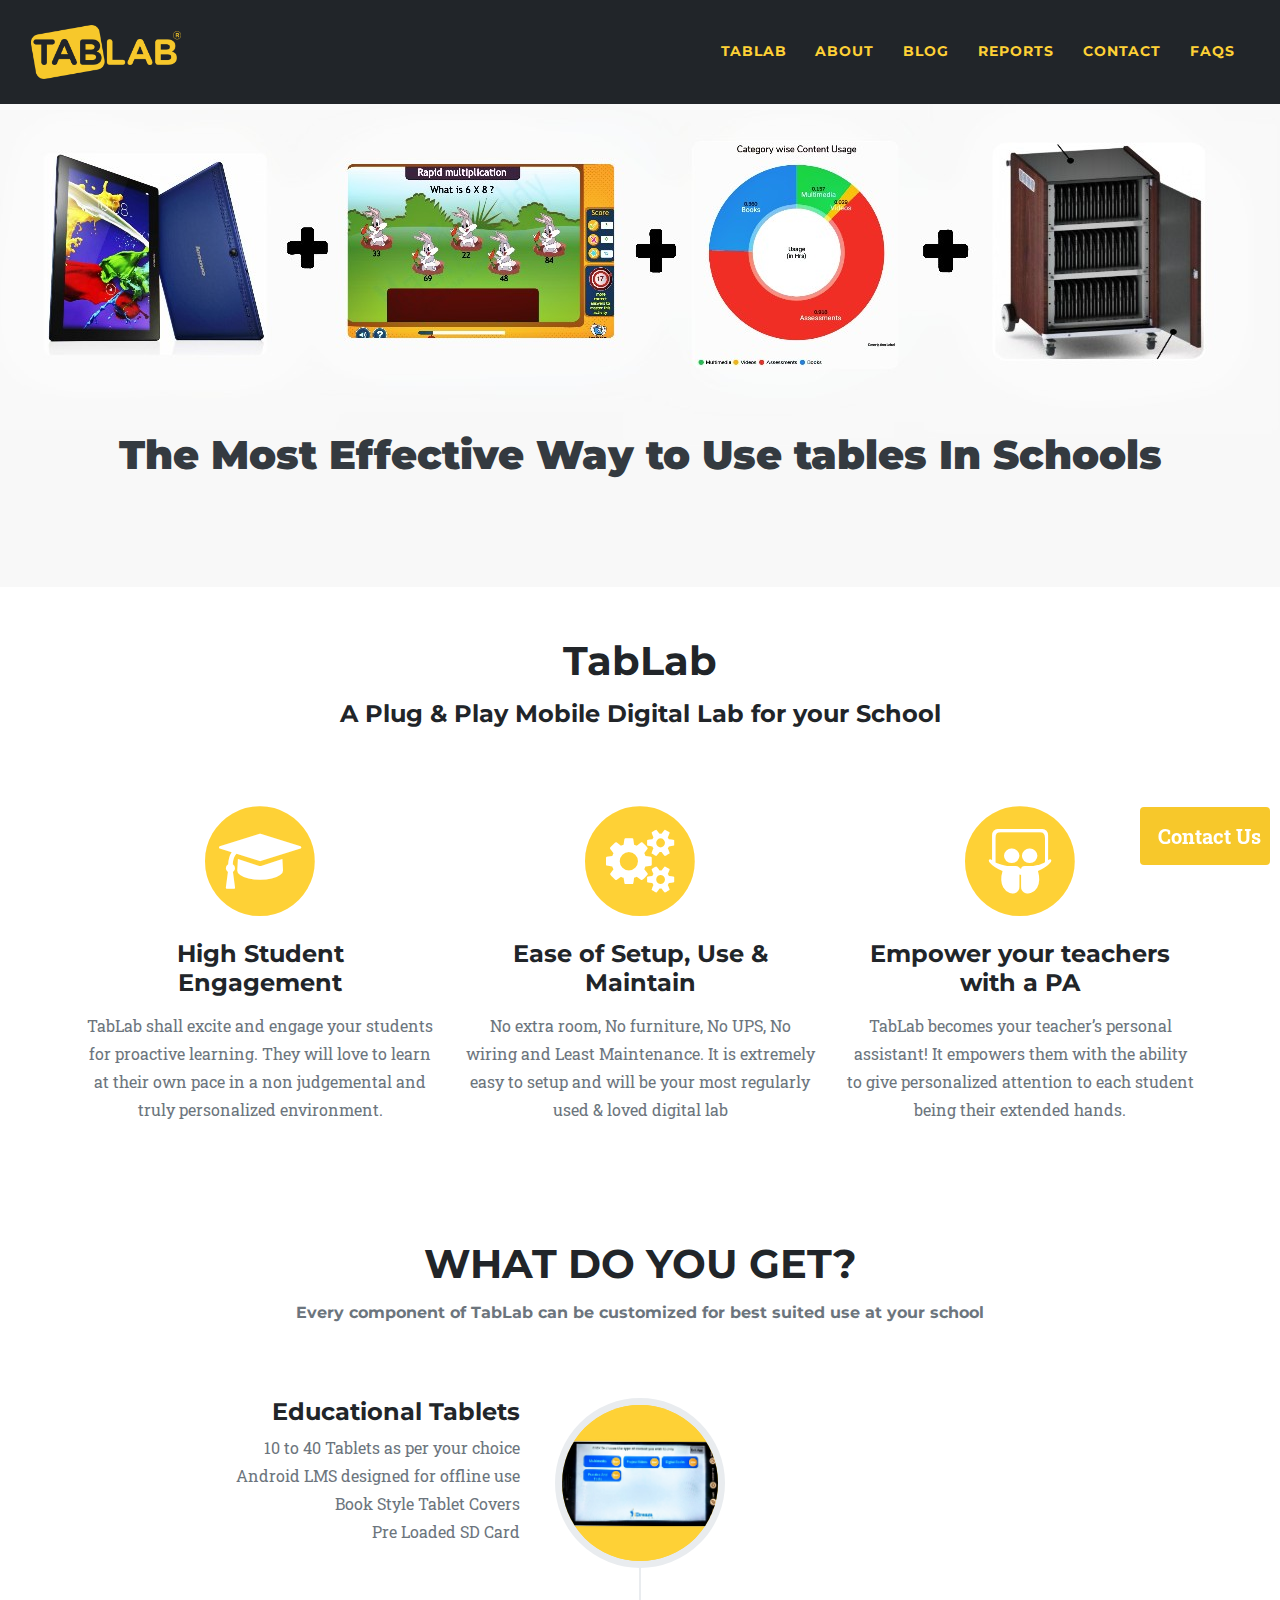
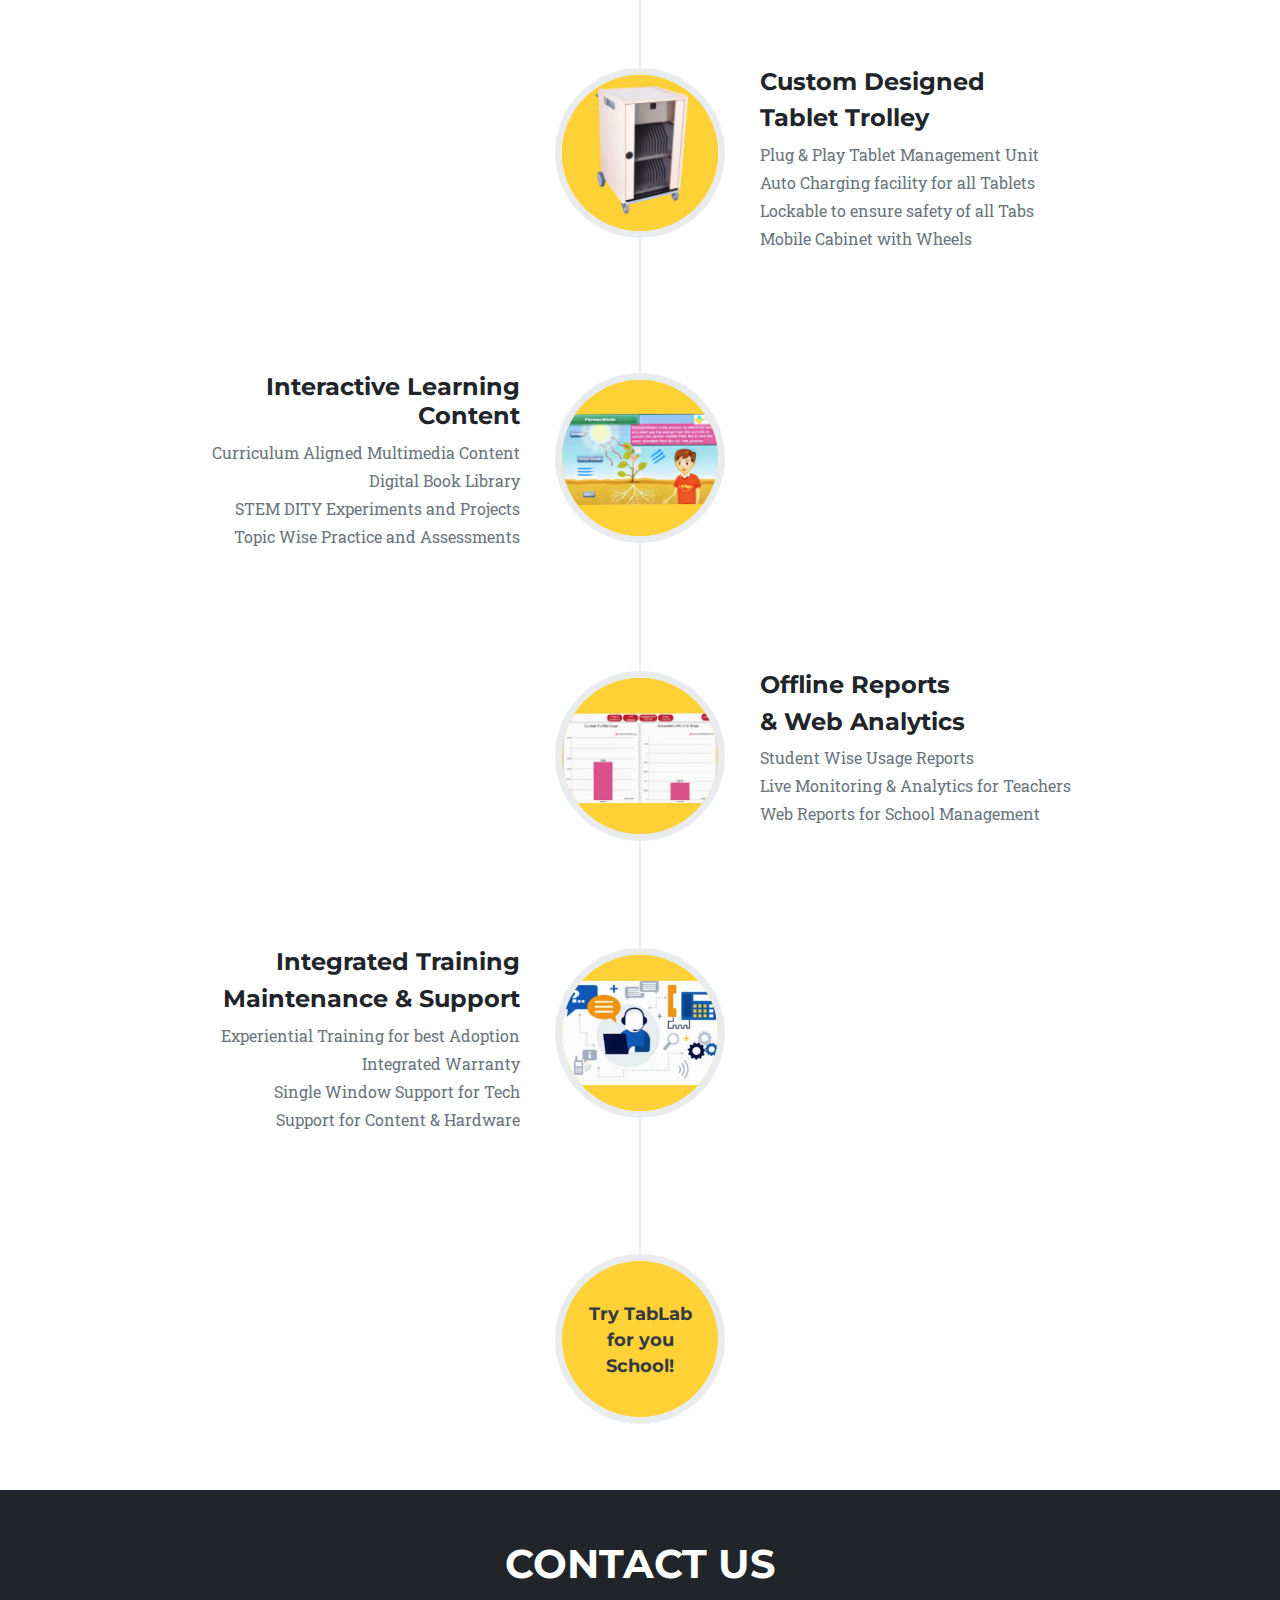
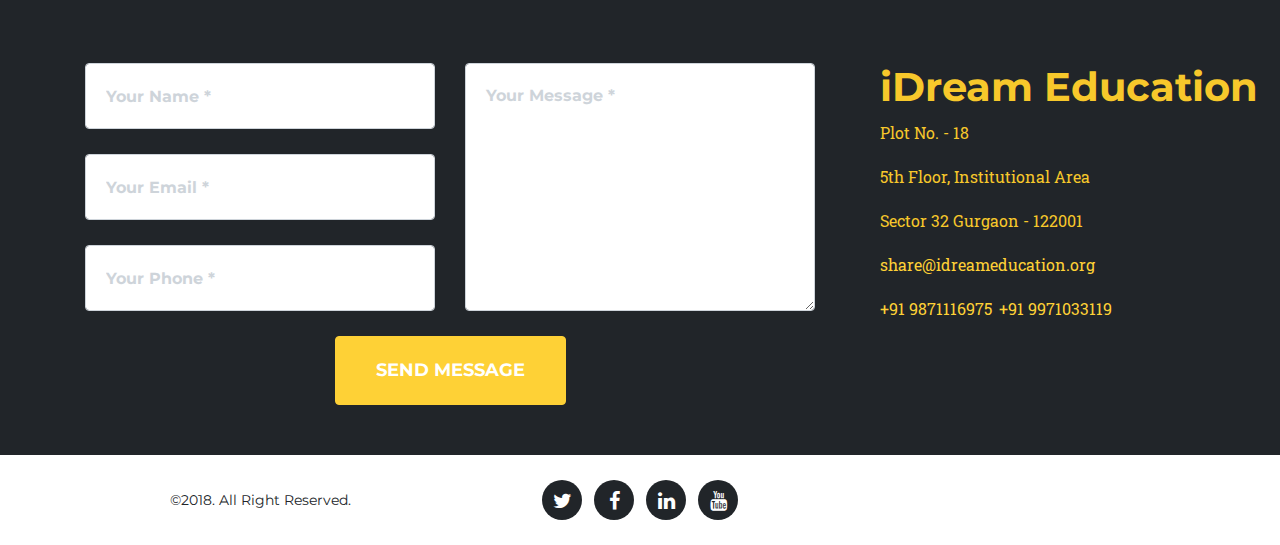
<file: iDream proWeb/index.html>
<!DOCTYPE html>
<html>

  <head>

    <meta charset="utf-8">
    <meta name="viewport" content="width=device-width, initial-scale=1, shrink-to-fit=no">
    <meta name="description" content="">
    <meta name="author" content="">

    <title>TabLab</title>

    <!-- Bootstrap core CSS -->
    <link rel="shortcut icon" type="image/x-icon" href="favicon.ico" />
    <link rel="icon" href="img/logos/minizLogo.jpeg">
    <link href="vendor/bootstrap/css/bootstrap.min.css" rel="stylesheet">

    <!-- Custom fonts for this template -->
    <link href="vendor/font-awesome/css/font-awesome.min.css" rel="stylesheet" type="text/css">
    <link href="https://fonts.googleapis.com/css?family=Montserrat:400,700" rel="stylesheet" type="text/css">
    <link href='https://fonts.googleapis.com/css?family=Kaushan+Script' rel='stylesheet' type='text/css'>
    <link href='https://fonts.googleapis.com/css?family=Droid+Serif:400,700,400italic,700italic' rel='stylesheet' type='text/css'>
    <link href='https://fonts.googleapis.com/css?family=Roboto+Slab:400,100,300,700' rel='stylesheet' type='text/css'>

    <!-- Custom styles for this template -->
    <link href="css/agency.css" rel="stylesheet">
    <link href="css/main.css" rel="stylesheet">
    

  </head>

  <body id="page-top">
    <!-- side bar -->
<div class="sidenav">
  <a class="portfolio-link" data-toggle="modal" href="#portfolioModal1"><b>Contact Us</b></a>
</div>
      


    <!-- Navigation -->
 <div class="container-fluid col-lg-12 col-md-12 col-sm-12 col-xs-12 ">
    <nav class="navbar navbar-expand-lg fixed-top" id="mainNav">
      <div class="container-fluid">
        <a class="navbar-brand js-scroll-trigger" href="#page-top"><img src="img/logos/logoTabLab.png" width="150px"></a>
        <button class="navbar-toggler navbar-toggler-right" type="button" data-toggle="collapse" data-target="#navbarResponsive" aria-controls="navbarResponsive" aria-expanded="false" aria-label="Toggle navigation">
          Menu
          <i class="fa fa-bars"></i>
        </button>
        <div class="collapse navbar-collapse" id="navbarResponsive">
          <ul class="navbar-nav text-uppercase ml-auto">
            <li class="nav-item">
              <a class="nav-link js-scroll-trigger" href="#services"><b>TabLab</b></a>
            </li>
             
            <li class="nav-item">
              <a class="nav-link js-scroll-trigger" href="about.html"><b>About</b></a>
            </li>
            <li class="nav-item">
              <a class="nav-link js-scroll-trigger" href="blog.html"><b>Blog</b></a>   
            </li>
            <li class="nav-item">
              <a class="nav-link js-scroll-trigger" href="http://www.mytablab.com/reports"><b>Reports</b></a>   
            </li>
            <li class="nav-item">
              <a class="nav-link js-scroll-trigger" href="#contact"><b>Contact</b></a>
            </li>
            <li class="nav-item">
              <a class="nav-link js-scroll-trigger" href="faqPage.html"><b>FAQs</b></a>
            </li>
          </ul>
        </div>
      </div>
    </nav>
      </div>
    <!-- Header -->
    <header class="masthead col-lg-12 col-md-12 col-sm-12 ">
      <div class="container-fluid">
          <div class="row">
              <div class="intro-text col-lg-12 col-md-12 col-sm-12">
        </div>
          <div class="intro-text col-lg-12 col-md-12 col-sm-12">
          <h1 class="banner-title" href="#services" style="color: #343a40;"><b>The Most Effective Way to Use tables In Schools</b></h1>
        </div>
          </div>
        
          
      </div>
    </header>

    <!-- Services -->
    <section id="services">
      <div class="container">
        <div class="row">
          <div class="col-lg-12 text-center" style="margin-bottom: 60px;">
            <h2 class="section-heading">TabLab</h2>
            <h4 class="section-subheading">A Plug & Play Mobile Digital Lab for your School</h4>
          </div>
        </div>
        <div class="row text-center">
          <div class="col-md-4">
            <span class="fa-stack fa-4x">
              <i class="fa fa-circle fa-stack-2x text-primary"></i>
              <i class="fa fa-graduation-cap fa-stack-1x fa-inverse"></i>
            </span>
            <h4 class="service-heading">High Student<br>Engagement</h4>
            <p class="text-muted">TabLab shall excite and engage your students for proactive learning. They will love to learn at their own pace in a non judgemental and truly personalized environment.</p>
          </div>
          <div class="col-md-4">
            <span class="fa-stack fa-4x">
              <i class="fa fa-circle fa-stack-2x text-primary"></i>
              <i class="fa fa fa-cogs fa-stack-1x fa-inverse"></i>
            </span>
            <h4 class="service-heading">Ease of Setup, Use & Maintain</h4>
            <p class="text-muted">No extra room, No furniture, No UPS, No wiring and Least Maintenance. It is extremely easy to setup and will be your most regularly used & loved digital lab</p>
          </div>
          <div class="col-md-4">
            <span class="fa-stack fa-4x">
              <i class="fa fa-circle fa-stack-2x text-primary"></i>
              <i class="fa fab fa-slideshare fa-stack-1x fa-inverse"></i>
            </span>
            <h4 class="service-heading">Empower your teachers with a PA</h4>
            <p class="text-muted">TabLab becomes your teacher’s personal assistant! It empowers them with the ability to give personalized attention to each student being their extended hands.</p>
          </div>
        </div>
      </div>
    </section>

   
      
    <!-- About -->
    <section id="about">
      <div class="container">
        <div class="row">
          <div class="col-lg-12 text-center">
            <h2 class="section-heading text-uppercase">What do you get?</h2>
            <h3 class="section-subheading text-muted">Every component of TabLab can be customized for best suited use at your school</h3>
          </div>
        </div>
        <div class="row">
          <div class="col-lg-12">
            <ul class="timeline">
              <li>
                <div class="timeline-image">
                  <img class="rounded-circle img-fluid" src="img/circle/tablet.jpg" alt="">
                </div>
                <div class="timeline-panel">
                  <div class="timeline-heading">
                    <h4 class="subheading">Educational Tablets</h4>
                  </div>
                  <div class="timeline-body">
                    <p class="text-muted">10 to 40 Tablets as per your choice</p>
                      <p class="text-muted">Android LMS designed for offline use</p>
                      <p class="text-muted">Book Style Tablet Covers</p>
                      <p class="text-muted">Pre Loaded SD Card</p>
                  </div>
                </div>
              </li>
              <li class="timeline-inverted">
                <div class="timeline-image">
                  <img class="rounded-circle img-fluid" src="img/circle/trolly.jpg" alt="">
                </div>
                <div class="timeline-panel">
                  <div class="timeline-heading">
                      <h4>Custom Designed</h4>
                    <h4 class="subheading">Tablet Trolley</h4>
                  </div>
                  <div class="timeline-body">
                      <p class="text-muted">Plug & Play Tablet Management Unit<p/>
                      <p class="text-muted">Auto Charging facility for all Tablets</p>
                      <p class="text-muted">Lockable to ensure safety of all Tabs</p>
                      <p class="text-muted">Mobile Cabinet with Wheels</p>
                  </div>
                </div>
              </li>
              <li>
                <div class="timeline-image">
                  <img class="rounded-circle img-fluid" src="img/circle/content.jpg" alt="">
                </div>
                <div class="timeline-panel">
                  <div class="timeline-heading">
                    <h4 class="subheading">Interactive Learning Content</h4>
                  </div>
                  <div class="timeline-body">
                      <p class="text-muted">Curriculum Aligned Multimedia Content<p/>
                      <p class="text-muted">Digital Book Library</p>
                      <p class="text-muted">STEM DITY Experiments and Projects</p>
                      <p class="text-muted">Topic Wise Practice and Assessments</p>
                    </div>
                </div>
              </li>
              <li class="timeline-inverted">
                <div class="timeline-image">
                  <img class="rounded-circle img-fluid" src="img/circle/groth.jpg" alt="">
                </div>
                <div class="timeline-panel">
                  <div class="timeline-heading">
                      <h4>Offline Reports</h4>
                    <h4 class="subheading">& Web Analytics </h4>
                  </div>
                  <div class="timeline-body">
                      <p class="text-muted">Student Wise Usage Reports<p/>
                      <p class="text-muted">Live Monitoring & Analytics for Teachers</p>
                      <p class="text-muted">Web Reports for School Management</p>
                  </div>
                </div>
              </li>
              <li>
                <div class="timeline-image">
                  <img class="rounded-circle img-fluid" src="img/circle/support.jpg" alt="">
                </div>
                <div class="timeline-panel">
                  <div class="timeline-heading">
                    <h4>Integrated Training</h4>
                    <h4 class="subheading">Maintenance & Support</h4>
                  </div>
                  <div class="timeline-body">
                      <p class="text-muted">Experiential Training for best Adoption<p/>
                      <p class="text-muted">Integrated Warranty</p>
                      <p class="text-muted">Single Window Support for Tech</p>
                      <p class="text-muted">Support for Content & Hardware</p>
                    </div>
                </div>
              </li>
              <li class="timeline-inverted">
                <div class="timeline-image">
                  <h4 style="color: #343a40;">Try TabLab
                    <br>for you
                    <br>School!</h4>
                </div>
              </li>
            </ul>
          </div>
        </div>
      </div>
    </section>

   
    <!-- Contact -->
    <section id="contact">
      <div class="container">
        <div class="row">
          <div class="col-lg-12 text-center">
            <h2 class="section-heading text-uppercase">Contact Us</h2>
            <h3 class="section-subheading text-muted"></h3>
          </div>
        </div>
        <div class="row">
          <div class="col-lg-8">
            <form id="contactForm" name="sentMessage" novalidate="novalidate">
              <div class="row">
                <div class="col-md-6">
                  <div class="form-group">
                    <input class="form-control" id="name" type="text" placeholder="Your Name *" required="required" data-validation-required-message="Please enter your name.">
                    <p class="help-block text-danger"></p>
                  </div>
                  <div class="form-group">
                    <input class="form-control" id="email" type="email" placeholder="Your Email *" required="required" data-validation-required-message="Please enter your email address.">
                    <p class="help-block text-danger"></p>
                  </div>
                  <div class="form-group">
                    <input class="form-control" id="phone" type="number" placeholder="Your Phone *" required="required" data-validation-required-message="Please enter your phone number.">
                    <p class="help-block text-danger"></p>
                  </div>
                </div>
                <div class="col-md-6">
                  <div class="form-group">
                    <textarea class="form-control" id="message" placeholder="Your Message *" required="required" data-validation-required-message="Please enter a message."></textarea>
                    <p class="help-block text-danger"></p>
                  </div>
                </div>
                <div class="clearfix"></div>
                <div class="col-lg-12 text-center">
                  <div id="success"></div>
                  <button id="sendMessageButton" class="btn btn-primary btn-xl text-uppercase" type="submit">Send Message</button>
                </div>
              </div>
            </form>
          </div>
            <div class="col-lg-4" style="padding-left: 50px; margin-bottom: 0px;">
                 
                <div class="col-1g-12" style="width: 400px;">
                    <h1 class="" style="color:  #F7C82B !important;">iDream Education</h1>
	               <p style="color: #F7C82B; !important;">Plot No. - 18</p>
	               <p style="color: #F7C82B !important;">5th Floor, Institutional Area</p>
	               <p style="color: #F7C82B !important;">Sector 32 Gurgaon - 122001</p>
	               <p><a href="mail-to:share@idreameducation.org"> share@idreameducation.org</a></p>
	               <p><a href="tel:+91 9871116975">+91 9871116975</a>, <a href="tel:+91 9971033119">+91 9971033119</a></p>
                </div>
            </div>
        </div>
      </div>
    </section>

    <!-- Footer -->
    <footer>
      <div class="container">
        <div class="row">
          <div class="col-md-4">
            <span class="copyright">&copy;2018. All Right Reserved.</span>
          </div>
          <div class="col-md-4">
            <ul class="list-inline social-buttons">
              <li class="list-inline-item">
                <a href="http://www.twitter.com/idreameducation">
                  <i class="fa fa-twitter"></i>
                </a>
              </li>
              <li class="list-inline-item">
                <a href="https://www.facebook.com/idreameducation">
                  <i class="fa fa-facebook"></i>
                </a>
              </li>
              <li class="list-inline-item">
                <a href="https://www.linkedin.com/company/idream-education?trk=biz-companies-cym">
                  <i class="fa fa-linkedin"></i>
                </a>
              </li>
              <li class="list-inline-item">
                <a href="https://www.youtube.com/channel/UC0z2FADN94YJOO3XMG0m9Gg">
                  <i class="fa fa-youtube"></i>
                </a>
              </li>
            </ul>
          </div>
        </div>
      </div>
    </footer>

      
      
      
            <!-- modal portfolioModal1 -->
  <!-- Portfolio Modals -->

    <!-- Modal 1 -->
    <div class="portfolio-modal modal fade" id="portfolioModal1" tabindex="-1" role="dialog" aria-hidden="true">
      <div class="modal-dialog">
        <div class="modal-content">
          <div class="close-modal" data-dismiss="modal">
            <div class="lr">
              <div class="rl"></div>
            </div>
          </div>
          <div class="container-center">
            <div class="row vertical-center-row">
              <div class="col-lg-12"  style="line-height: 0px !important;">
                <p>Want to get in touch? Fill out the form below to send me a message and I will get back to you as soon as possible!</p>
           <form name="sentMessage" id="contactForm" novalidate>
            <div class="control-group">
              <div class="form-group floating-label-form-group controls">
                <label>Name</label>
                <input type="text" class="form-control" placeholder="Name" id="name" required data-validation-required-message="Please enter your name.">
                <p class="help-block text-danger"></p>
              </div>
            </div>
            <div class="control-group">
              <div class="form-group floating-label-form-group controls">
                <label>Email Address</label>
                <input type="email" class="form-control" placeholder="Email Address" id="email" required data-validation-required-message="Please enter your email address.">
                <p class="help-block text-danger"></p>
              </div>
            </div>
            <div class="control-group">
              <div class="form-group col-xs-12 floating-label-form-group controls">
                <label>Phone Number</label>
                <input type="tel" class="form-control" placeholder="Phone Number" id="phone" required data-validation-required-message="Please enter your phone number.">
                <p class="help-block text-danger"></p>
              </div>
            </div>
            <div class="control-group">
              <div class="form-group floating-label-form-group controls">
                <label>Message</label>
                <textarea rows="5" class="form-control" placeholder="Message" id="message" required data-validation-required-message="Please enter a message."></textarea>
                <p class="help-block text-danger"></p>
              </div>
            </div>
            <br>
            <div id="success"></div>
            <div class="form-group">
              <button type="submit" class="btn btn-primary" id="sendMessageButton">Send</button>
            </div>
          </form>
              </div>
            </div>
          </div>
        </div>
      </div>
    </div>
      
    <!-- Bootstrap core JavaScript -->
    <script src="vendor/jquery/jquery.min.js"></script>
    <script src="vendor/bootstrap/js/bootstrap.bundle.min.js"></script>

    <!-- Plugin JavaScript -->
    <script src="vendor/jquery-easing/jquery.easing.min.js"></script>

    <!-- Contact form JavaScript -->
    <script src="js/jqBootstrapValidation.js"></script>
    <script src="js/contact_me.js"></script>

    <!-- Custom scripts for this template -->
    <script src="js/agency.min.js"></script>

  </body>

</html>
</file>
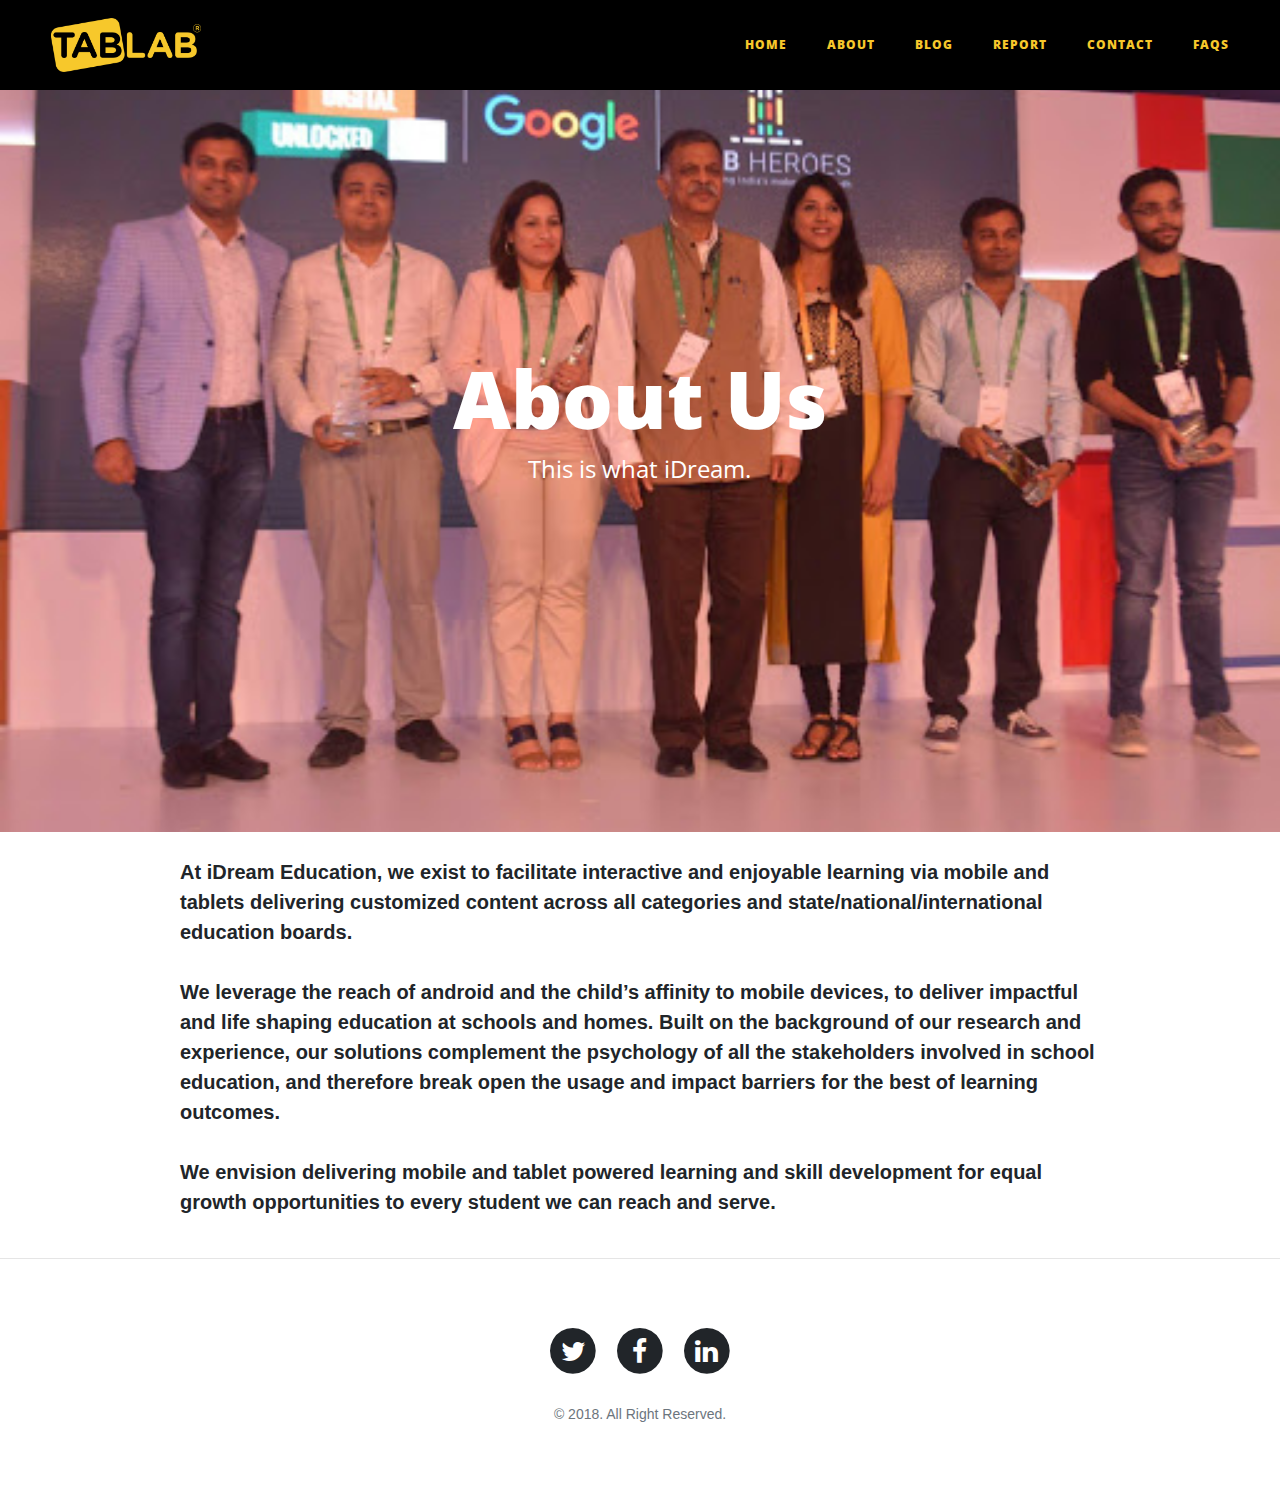
<file: iDream proWeb/about.html>
<!DOCTYPE html>
<html lang="en">

  <head>

    <meta charset="utf-8">
    <meta name="viewport" content="width=device-width, initial-scale=1, shrink-to-fit=no">
    <meta name="description" content="">
    <meta name="author" content="">

    <title>About</title>

    <!-- Bootstrap core CSS -->
	  <link href="css/clean-blog.css" rel="stylesheet">

    <link rel="icon" href="img/logos/minizLogo.jpeg">
    <link href="vendor/bootstrap/css/bootstrap.min.css" rel="stylesheet">
	
    <!-- Custom fonts for this template -->
    <link href="vendor/font-awesome/css/font-awesome.min.css" rel="stylesheet" type="text/css">
    <link href='https://fonts.googleapis.com/css?family=Lora:400,700,400italic,700italic' rel='stylesheet' type='text/css'>
    <link href='https://fonts.googleapis.com/css?family=Open+Sans:300italic,400italic,600italic,700italic,800italic,400,300,600,700,800' rel='stylesheet' type='text/css'>
    <link href="css/clean-blog.css" rel="stylesheet">

    <!-- Custom styles for this template -->
    

  </head>

  <body>

    <!-- Navigation -->
    <nav class="navbar navbar-expand-lg navbar-light fixed-top" id="mainNav">
      <div class="container-fluid">
        <a class="navbar-brand js-scroll-trigger" href="index.html"><img src="img/logos/logoTabLab.png" width="150px"></a>
        <button class="navbar-toggler navbar-toggler-right" type="button" data-toggle="collapse" data-target="#navbarResponsive" aria-controls="navbarResponsive" aria-expanded="false" aria-label="Toggle navigation">
          Menu
          <i class="fa fa-bars"></i>
        </button>
        <div class="collapse navbar-collapse" id="navbarResponsive">
          <ul class="navbar-nav ml-auto">
            <li class="nav-item">
              <a class="nav-link" href="index.html" style="color: #F7C82B !important;">Home</a>
            </li>
            <li class="nav-item">
              <a class="nav-link" href="about.html" style="color: #F7C82B !important;">About</a>
            </li>
            <li class="nav-item">
              <a class="nav-link" href="blog.html" style="color: #F7C82B !important;">Blog</a>
            </li>
			<li class="nav-item">
              <a class="nav-link" href="http://www.mytablab.com/reports" style="color: #F7C82B !important;">Report</a>
            </li>
            <li class="nav-item">
              <a class="nav-link" id="myButton" href="#" style="color: #F7C82B !important;">Contact</a>
            </li>
            <li class="nav-item">
              <a class="nav-link" href="faqPage.html" style="color: #F7C82B !important;">FAQs</a>
            </li>
          </ul>
        </div>
      </div>
    </nav>

    <!-- Page Header -->
    <header class="masthead" style="background-image: url('img/team/team.jpg'); background-repeat:no-repeat; !important; -webkit-background-size: cover;-moz-background-size: cover;-o-background-size: cover;  background-size: cover;">
      <div class="overlay"></div>
      <div class="container-fluid">
        <div class="row">
          <div class="col-lg-8 col-md-8 mx-auto">
            <div class="page-heading">
              <h1>About Us</h1>
              <span class="subheading"><b>This is what iDream.</b></span>
            </div>
          </div>
        </div>
      </div>
    </header>

    <!-- Main Content -->
       
    <div class="container">
      <div class="row">
        <div class="col-lg-10 col-md-10 mx-auto">
			<p><b>At iDream Education, we exist to facilitate interactive and enjoyable learning via mobile and tablets delivering customized content across all categories and state/national/international education boards. <br/><br/>
We leverage the reach of android and the child’s affinity to mobile devices, to deliver impactful and life shaping education at schools and homes. Built on the background of our research and experience, our solutions complement the psychology of all the stakeholders involved in school education, and therefore break open the usage and impact barriers for the best of learning outcomes. 
<br/><br/>
We envision delivering mobile and tablet powered learning and skill development for equal growth opportunities to every student we can reach and serve.</b></p></div>
      </div>
    </div>

    <hr>

    <!-- Footer -->
    <footer>
      <div class="container">
        <div class="row">
          <div class="col-lg-8 col-md-10 mx-auto">
            <ul class="list-inline text-center">
              <li class="list-inline-item">
                 <a href="http://www.twitter.com/idreameducation">
                  <span class="fa-stack fa-lg">
                    <i class="fa fa-circle fa-stack-2x"></i>
                    <i class="fa fa-twitter fa-stack-1x fa-inverse"></i>
                  </span>
                </a>
              </li>
              <li class="list-inline-item">
                <a href="https://www.facebook.com/idreameducation">
                  <span class="fa-stack fa-lg">
                    <i class="fa fa-circle fa-stack-2x"></i>
                    <i class="fa fa-facebook fa-stack-1x fa-inverse"></i>
                  </span>
                </a>
              </li>
              <li class="list-inline-item">
                <a href="https://www.linkedin.com/company/idream-education?trk=biz-companies-cym">
                  <span class="fa-stack fa-lg">
                    <i class="fa fa-circle fa-stack-2x"></i>
                    <i class="fa fa-linkedin fa-stack-1x fa-inverse"></i>
                  </span>
                </a>
              </li>
            </ul>
            <p class="copyright text-muted">&copy; 2018. All Right Reserved. </p>
          </div>
        </div>
      </div>
    </footer>


    <!-- Bootstrap core JavaScript -->
    <script src="vendor/jquery/jquery.min.js"></script>
    <script src="vendor/bootstrap/js/bootstrap.bundle.min.js"></script>

    <!-- Custom scripts for this template -->
    <script src="js/clean-blog.min.js"></script>

  </body>

</html>
</file>
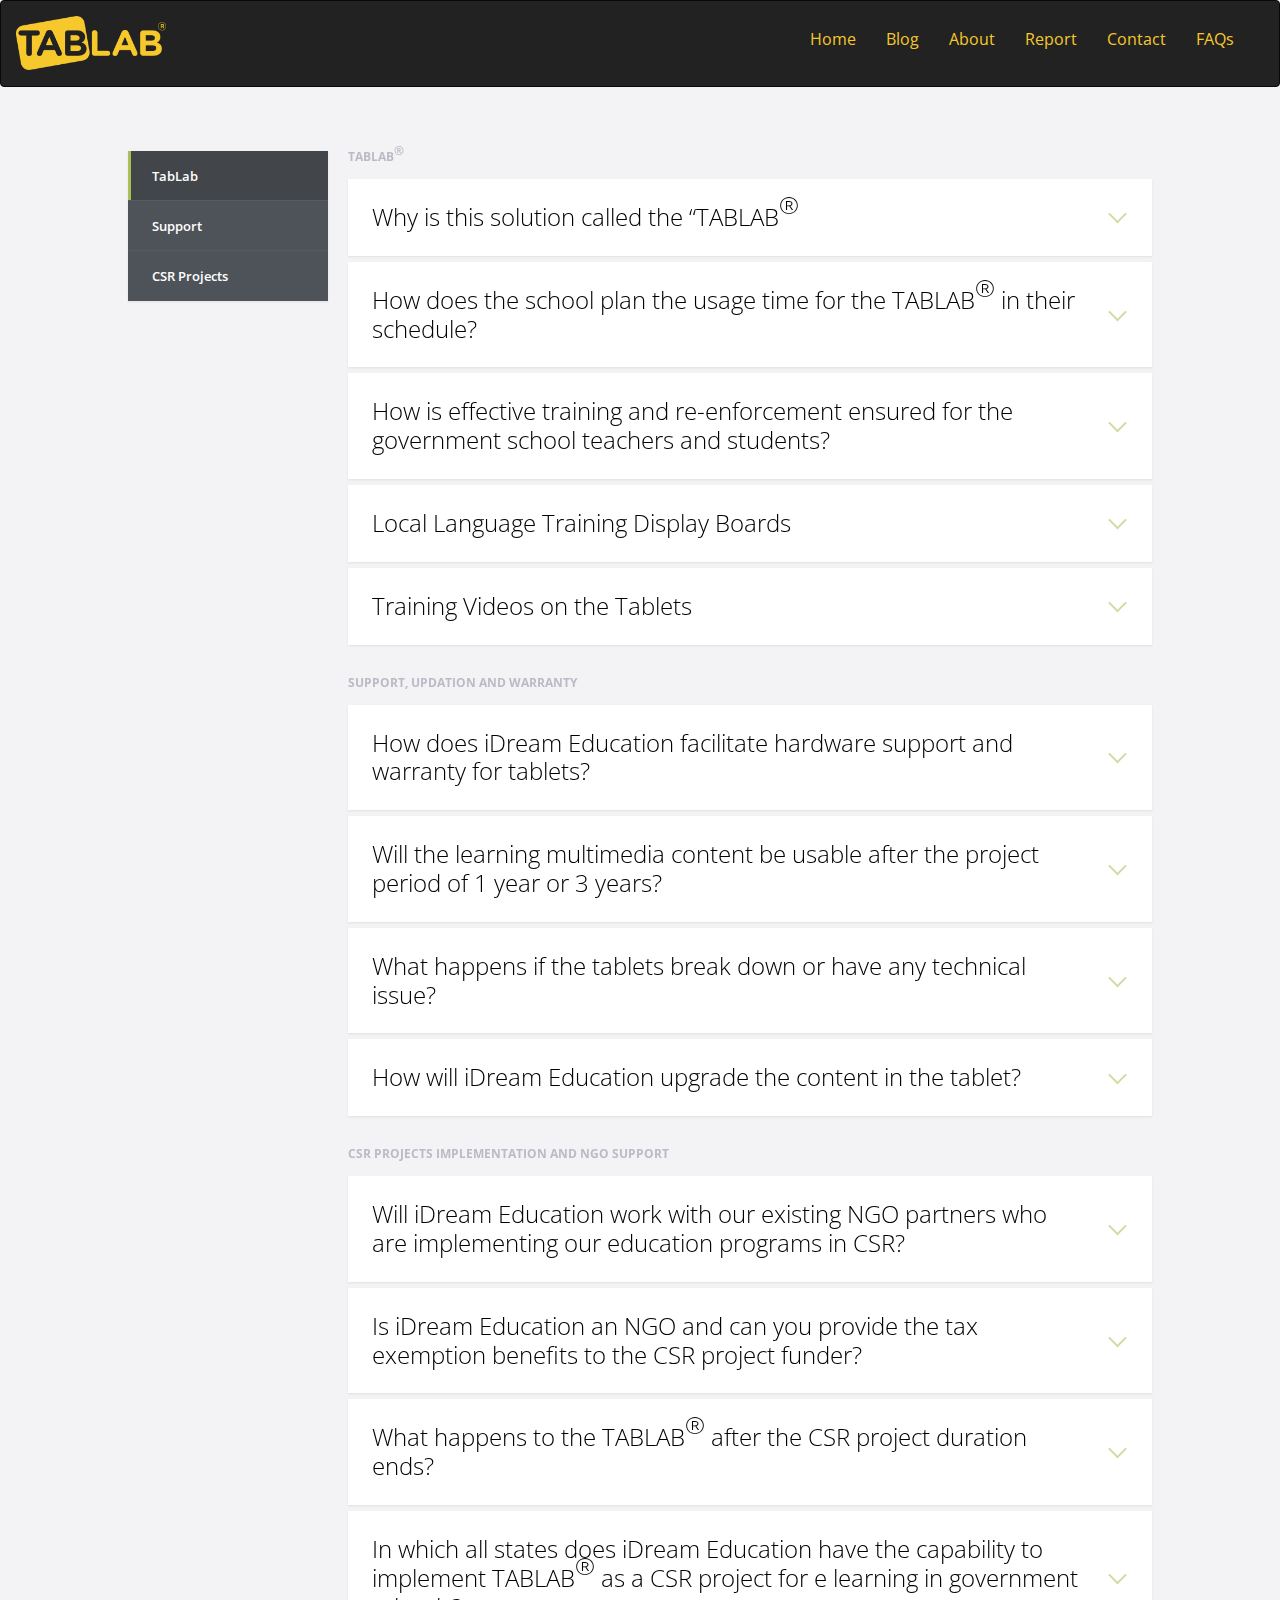
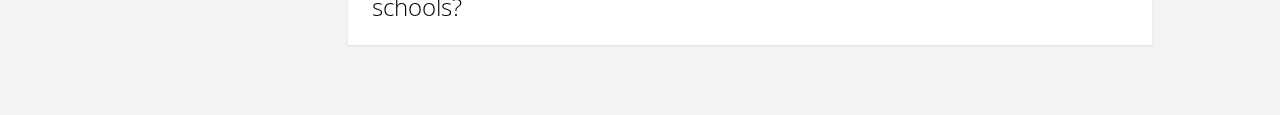
<file: iDream proWeb/faqPage.html>
<!doctype html>
<html lang="en" class="no-js">
<head>
	 <meta charset="utf-8">
  <meta name="viewport" content="width=device-width, initial-scale=1">
  <link rel="stylesheet" href="https://maxcdn.bootstrapcdn.com/bootstrap/3.3.7/css/bootstrap.min.css">
  <script src="https://ajax.googleapis.com/ajax/libs/jquery/3.3.1/jquery.min.js"></script>
  <script src="https://maxcdn.bootstrapcdn.com/bootstrap/3.3.7/js/bootstrap.min.js"></script>

	<link href='http://fonts.googleapis.com/css?family=Open+Sans:400,300,600,700' rel='stylesheet' type='text/css'>
    <link rel="icon" href="img/logos/minizLogo.jpeg">
	<link rel="stylesheet" href="css/reset.css"> <!-- CSS reset -->
	<link rel="stylesheet" href="css/style.css"> <!-- Resource style -->
	<script src="js/modernizr.js"></script> <!-- Modernizr -->
	<title>FAQ</title>
</head>
<body>
    
<!--nav-bar-->
    
 <nav class="navbar navbar-inverse">
  <div class="container-fluid" style="">
    <div class="navbar-header" style="height:85px;">
      <button type="button" class="navbar-toggle" data-toggle="collapse" data-target="#myNavbar">
        <span class="icon-bar"></span>
        <span class="icon-bar"></span>
        <span class="icon-bar"></span>
          
      </button>
      <a class="navbar-brand" href="index.html"><img src="img/logos/logoTabLab.png" width="150px"></a>
    </div>
    <div class="collapse navbar-collapse" style="float:right; padding-top:13px;" >
      <ul class="nav navbar-nav">
        <li><a href="index.html" style="color: #F7C82B !important;"><b>Home</b></a></li>
        <li><a href="blog.html" style="color: #F7C82B !important;" ><b>Blog</b></a></li>
        <li><a href="about.html" style="color: #F7C82B !important;"><b>About</b></a></li>
        <li><a href="http://www.mytablab.com/reports" style="color: #F7C82B !important;"><b>Report</b></a></li>
        <li><a href="contact.html" style="color: #F7C82B !important;"><b>Contact</b></a></li>
        <li><a href="faqPage.html" style="color: #F7C82B !important;"><b>FAQs</b></a></li>
      </ul>
    </div>
  </div>
</nav>
    
    
    
	
<section class="cd-faq">
	<ul class="cd-faq-categories">
		<li><a class="selected" href="#basics">TabLab</a></li>
		<li><a href="#mobile">Support</a></li>
		<li><a href="#account">CSR Projects</a></li>
		 
	</ul> <!-- cd-faq-categories -->

	<div class="cd-faq-items">
		<ul id="basics" class="cd-faq-group">
			<li class="cd-faq-title"><h2>TABLAB<sup>&reg;</sup></h2></li>
			<li>
				<a class="cd-faq-trigger" href="#0">Why is this solution called the “TABLAB<sup>&reg;</sup></a>
				<div class="cd-faq-content">
					<p>Let us simply dissect the two parts of the word and try to understand a logical meaning for the name. <br/><br/>

              We all know “Tab” as for a tablet or mobile device. The word Lab, means a facility where you can explore, engage, experiment and work on possibilities related to any skill, subject or a topic of relevance.<br/><br/>

              The beauty of our world today is that most of the exploration based work is happening on digital devices. Tablets and laptops bring the entire world of experience, engagement and practical exploration into the users hand. <br/><br/>

              The solution from iDream Education, with all its components becomes a learning lab, a facility for enjoyable and experiential learning on tablets with local language content and apps. <br/><br/>

              Therefore, it has been aptly named as the TABLAB<sup>&reg;</sup>.
              </p>
				</div> <!-- cd-faq-content -->
			</li>

			<li>
				<a class="cd-faq-trigger" href="#0">How does the school plan the usage time for the TABLAB<sup>&reg;</sup> in their schedule?</a>
				<div class="cd-faq-content">
					<p>TABLAB<sup>&reg;</sup> becomes a personalized learning infrastructure at the government schools, and therefore is used in various ways and plans.As a standard, when a tablet based lab is setup at a rural government school, during the teachers training we help them setup a comfortable usage schedule, with minimum two TABLAB<sup>&reg;</sup> sessions per grade per week. Typically, each grade takes one of the math and one of their science periods in the TABLAB<sup>&reg;</sup>, once in a week. <br/><br/>

              Practically, in addition to this structured usage, the TABLAB<sup>&reg;</sup> is used by the teachers anytime whenever the lab is free, to engage students into learning.<br/>

              The government school teachers are generally under staffed and also get involved in various other admin, social and govt deputed work, therefore leaving the kids without any learning support. TABLAB<sup>&reg;</sup> becomes an assistant to the teacher, and helps deliver personalized learning in any situation that keeps happening at the govt schools. <br/><br/>

              Therefore, the usage plan for TABLAB<sup>&reg;</sup> happens in two modes, structure regular usage, and additional anytime usage for supplemental learning. </p>
				</div> <!-- cd-faq-content -->
			</li>

			<li>
				<a class="cd-faq-trigger" href="#0">How is effective training and re-enforcement ensured for the government school teachers and students?</a>
				<div class="cd-faq-content">
					<p>At iDream Education, we have researched on the e learning and digital literacy CSR projects at government schools for more than 4 years, and have strongly identified the gaps in person dependent and periodic training that happens with such projects.<br/><br/>

                With TABLAB<sup>&reg;</sup>, we have tried to embed very finer innovations in training methodologies, so that the environment naturally trains the teachers and students on the basics of how to best use the tabs. <br/><br/>

                Some key innovations designed and offered are:</p>
				</div> <!-- cd-faq-content -->
			</li>

			<li>
				<a class="cd-faq-trigger" href="#0">Local Language Training Display Boards</a>
				<div class="cd-faq-content">
					 <p>One of the most effective innovations, has been our training display boards in their local language. We have custom designed vinyl print display boards on all the steps of using the TABLAB and the categories of content.<br/><br/>

                The screens of LMS and content with icons and steps in their local language are displayed on the boards <br/><br/>

                It becomes a regular, training and re-inforcement mechanism for the students and teachers, and after a few days, they become so naturally aligned to the entire system, that they don’t need any external support for usage. The training display boards make a world of difference even to the students and offer an anytime training solution right in front of them on the walls.</p>
				</div> <!-- cd-faq-content -->
			</li>
            
            <li>
				<a class="cd-faq-trigger" href="#0">Training Videos on the Tablets</a>
				<div class="cd-faq-content">
					 <p>At iDream, we are planning to shoot and create training videos on every aspect of TABLAB<sup>&reg;</sup> usage, content usage, hardware management, technical and content support.<br/><br/>

                The training videos shall be loaded onto all the tablets, which shall be offered to the government school under the e-learning CSR program with the TABLAB<sup>&reg;</sup>. The videos shall become direct training tool and an anytime, anywhere training facility for the students and teachers. <br/><br/>

                Practically, a major gap in our training program happens that the teachers and students are told about some feature during the training program, but they need actual training whenever they try it. That is where training videos create a world of difference, giving them a personal trainer at their service whenever they actual need it during TABLAB<sup>&reg;</sup> usage.<br/><br/>

                All these components, combined with an experiential training program and dedicated helpline support, creates the best of acceptance and re-inforcement for the teachers and students, thereby making them use the TABLAB<sup>&reg;</sup> as naturally as they can.   </p>
        
				</div> <!-- cd-faq-content -->
			</li>

		</ul> <!-- cd-faq-group -->

		<ul id="mobile"class="cd-faq-group">
			<li class="cd-faq-title"><h2>Support, Updation and Warranty</h2></li>
			
			<li>
				<a class="cd-faq-trigger" href="#0">How does iDream Education facilitate hardware support and warranty for tablets?</a>
				<div class="cd-faq-content">
					<p>At iDream Education, we are committed to facilitating the best of hardware and usage support to the schools and users of TABLAB<sup>&reg;</sup> and the included learning tablets for government schools. <br/><br/>

                TABLAB<sup>&reg;</sup> by design and details already ensures minimal hardware or software issues. The components of TABLAB<sup>&reg;</sup> have been designed in order to ensure that minimum hardware issues happen. <br/><br/>
                    
                    
                	Specially Designed Tablet covers are offered for device safety<br/><br/>
                	 Tempered Glass is put up on each tablet for screen safety <br/><br/>
                	 Auto-Charging Tablet trolley for hardware maintainence and security on a daily basis <br/><br/>
                	 Android OS is almost error free with no virus, formatting or update issues like windows <br/><br/>
					 Direct company warranty for tablets ensuring peace of mind</p>
                    
                    <p>Still in case of the rare hardware or software issues that can happen, we offer dedicated support to ensure minimum downtime.<br/><br/>

				 
					 We have a dedicated support helpline for all the government schools with the number shared via manuals and display boards with them. In case of any hardware or software issue, they can simply call and our support executives ensure timely support <br/><br/>
					 A first level support display board is designed and put up on the walls of the TABLAB<sup>&reg;</sup> room, so that  in case of basis support issues like android hangs, buttons not working or any such issue, the user can easily <br/><br/>first try to rectify the issue, and if it still persists, can call our support helpline and get the issue resolved. <br/><br/>
					 We offer facilitated tablet warranty to all our user schools, where in case of any hardware issue to the tablet, the school simply couriers the faulty tablet to our Gurgaon office, and a new tablet is shipped to the school by iDream Education. We manage the tablet warranty with the manufacturer at the backend, but offer instant replacement of tablet to the government school, thereby ensuring minimum downtime and best of regular usage for high impact learning. 
				 </p>
				 
                    
				</div> <!-- cd-faq-content -->
			</li>

			<li>
				<a class="cd-faq-trigger" href="#0">Will the learning multimedia content be usable after the project period of 1 year or 3 years?</a>
				<div class="cd-faq-content">
					<p>TABLAB<sup>&reg;</sup> offers five different categories of rich multimedia content to the government schools and students in their local language medium.<br/><br/>

                We custom design the CSR and government projects on e-learning and tablet based learning for the target government schools, by offering both the options of a one year license or a three year license for the multimedia content. <br/><br/>

                Depending upon the budgets and objectives of the projects, the content is delivered and supported on the tablet devices. <br/><br/>

                After the project duration of one year or three years, the licensed multimedia content has to be renewed, but major parts of the remaining four categories of content are offered for perpetual, lifetime use and therefore the schools and students can use all of that content till the time the hardware is used at the school.<br/><br/>

                 
                	 Play way Learning Apps <br/><br/>
                	 Digital Books Library <br/><br/>
                	 Activity Video content <br/><br/>
                	 Practice Assessment Apps <br/><br/>
                 </p>
                
                <p>All of these content categories barring a few paid apps, are available to the schools and students for lifetime use. <br/><br/>

                Secondly, at iDream Education we have a commitment to support every school for its lifetime of TABLAB<sup>&reg;</sup> usage. Therefore, after the project period ends, we shall find and connect with other possible CSR funders and state government initiatives to continue supporting and updating content and solutions for the target government school. <br/><br/>

                Therefore, at our end we shall do everything to ensure perpetual content usage at the schools. </p>
				</div> <!-- cd-faq-content -->
			</li>
            
            <li>
				<a class="cd-faq-trigger" href="#0">What happens if the tablets break down or have any technical issue?</a>
				<div class="cd-faq-content">
					<p>The tablets offered in the TABLAB<sup>&reg;</sup> setup to the government schools are safeguarded in the best way, with specially designed flip covers and tempered glass on each tablet.<br/><br/>

                Still in the rare case where the tablet breaks down, our support helpline at iDream Education offers immediate help to the school to facilitate the best suited support. <br/><br/>

                In case the issue in the tablet can be solved with guided repair, the same is facilitated by our tech support team directly or in association with the manufacturer’s support team.<br/><br/>

                In case the hardware issue needs physical repair, the school simply needs to courier the tablet to our office and we ship a replacement to the school. The damaged tablet is handled under warranty by our team at the backend, but the schools are given replacement tablets by us immediately, so as to ensure minimum downtime. <br/><br/>

                Therefore for any technical issue that may arise,iDream Education offers immediate support and resolution to the same.</p>    

				</div> <!-- cd-faq-content -->
			</li>
            <li>
				<a class="cd-faq-trigger" href="#0">How will iDream Education upgrade the content in the tablet?</a>
				<div class="cd-faq-content">
					<p>We continuously keep enriching all five categories of content for each state board, to be delivered on the learning tablets.<br/><br/>

                When a TABLAB<sup>&reg;</sup> is setup at a government school via CSR or State Government project, the latest version of the target state board content is offered to the school on the educational tablets. After the TABLAB<sup>&reg;</sup> setup, our coordinator visits the schools every three to six months, depending on the agreed support plan. If a new version of update of the particular state board content is released, then we plan to update the content at the end of the academic year, for the next years usage.<br/><br/>

                Basically the content for TABLAB<sup>&reg;</sup> is updated on an annual basis, since it also helps the team to incorporate any changes happening in the curriculum by the state education department.<br/><br/>

                Therefore, the learning content for the TABLAB<sup>&reg;</sup> is updated on an annual basis to ensure ease of usage and continuous enrichment of TABLAB<sup>&reg;</sup> for the student’s learning experience. </p>
				</div> <!-- cd-faq-content -->
			</li>

		</ul> <!-- cd-faq-group -->

		<ul id="account" class="cd-faq-group">
			<li class="cd-faq-title"><h2>CSR Projects Implementation and NGO Support</h2></li>
			<li>
				<a class="cd-faq-trigger" href="#0">Will iDream Education work with our existing NGO partners who are implementing our education programs in CSR?</a>
				<div class="cd-faq-content">
					<p>At iDream Education, we are exclusively focused on designing and developing customized tablet and mobile based learning solutions for rural school education. We respect the fact that most of the corporate CSR partners and foundationswho are already working in supporting school education, have been working actively with their existing NGO partners and other ground level non profits who are dedicated towards upliftment of government school education in various ways since many years.<br/><br/>

                Our purpose is to facilitate the most effective and usable tablet and mobile powered digital learning solutions to the government schools and therefore all of the ground level NGOs and other organizations implementing CSR in Education are great probable associates for us in the mission.<br/><br/>

                We actively work with other NGOs, and would be keen to work with the existing NGO partners that a corporate house is already working with for their CSR planning and implementation. <br/><br/>

                Our tablet based lab and mobile powered learning solutions can strongly complement the other learning and infrastructure initiatives being delivered by the non profits and ensure truly life shaping education being delivered to the underserved students at rural government schools. <br/><br/>

                Therefore, we can definitely work with your existing NGO partners and help them deliver the most usable and impactful digital learning via tablets at the target government schools.</p>
				</div> <!-- cd-faq-content -->
			</li>

			<li>
				<a class="cd-faq-trigger" href="#0">Is iDream Education an NGO and can you provide the tax exemption benefits to the CSR project funder?
</a>
				<div class="cd-faq-content">
					 <p>At iDream Education, we have two entities and play two complimentary roles in our work and vision for rural school education. We are both an NGO and also a technology and content development organization designing customized solutions for rural education. <br/><br/>

                We have been serving the rural education segment as an NGO since 2012, working and researching on the best-suited and most impactful digital learning solutions for the rural, underserved masses and govt schools. <br/><br/>

                During our work as the NGO, we experienced and realized the need for custom designed learning solutions for the underserved segment and therefore we setup a technology and content development division, to develop and facilitate the most impactful and transformational learning solutions for the rural government schools and ensure life shaping growth via student centric digital literacy.<br/><br/>

                Answering your question on the tax exemptions, yes through our NGO arm, we provide tax exemption benefits for CSR investments and facilitate planning, implementation and impact assessment for your CSR projects in the best way. <br/><br/>

                The NGO arm helps us build stronger connect and reach to the ground level CSR implementation and impact assessment, and the development division ensures the best of content and solution design, specially for the underserved learners.</p>

				</div> <!-- cd-faq-content -->
			</li>

			<li>
				<a class="cd-faq-trigger" href="#0">What happens to the TABLAB<sup>&reg;</sup> after the CSR project duration ends?
</a>
				<div class="cd-faq-content">
					<p>TABLAB<sup>&reg;</sup> is a long term, student centric digital learning infrastructure setup at the government schools. Depending upon the agreed project term by the CSR funder or the state government, iDream Education provides active support to the govt schools for best of usage, periodic usage analysis and incremental learning outcomes. <br/><br/>

                But, we also give a special commitment of lifetime usage support for the TABLAB<sup>&reg;</sup> to each school, wherever we setup the TABLAB<sup>&reg;</sup>. Therefore after the project duration ends, these are the probable things that can happen:<br/><br/>

                 
                  The TABLAB<sup>&reg;</sup> is being used very well at the school, and after the project ends the school continues to use the TABLAB<sup>&reg;</sup> in the best way, with regular telephonic and usage support from iDream Education<br/><br/>

                  In case the school would wish to have the learning content updated after the project duration ends, we shall actively pursue with the original CSR project funder and with other CSR funders working in the region, to support the school in updation of the multimedia animation content. We shall also offer free content updates for three categories of content to the schools for lifetime.<br/><br/>

                  After the project ends, in most cases the original project funder, whether it is a Corporate CSR donor or the state government, they see tremendous improvements and learning outcomes in the students and the community, and therefore are keen to further support the TABLAB<sup>&reg;</sup> and the schools</p>
                 
                
                <p>Therefore, in all situations we at iDream Education shall be supporting the school for lifetime use, and will do our best to ensure updation and further enhancement of the project for continued learning and impact to the schools and students. </p>    

				</div> <!-- cd-faq-content -->
			</li>

			<li>
				<a class="cd-faq-trigger" href="#0">In which all states does iDream Education have the capability to implement TABLAB<sup>&reg;</sup> as a CSR project for e learning in government schools?</a>
				<div class="cd-faq-content">
					<p>iDream Education envisions facilitating tablet and mobile based enjoyable learning for students across all states of our country. Therefore, we are actively building content and technology capability to be able to deliver and setup TABLAB<sup>&reg;</sup> at government schools in any state.<br/><br/>

                As of date, we have worked in the states of Gujarat, Andhra Pradesh, Rajasthan, Haryana and Kasmir. <br/><br/>

                Additionally, we have the readiness to setup e learning and tablet based digital learning projects in government schools in Maharasthra, Karnataka, Tamil Nadu, Kerala and all Hindi Medium States like Delhi, UP, Uttarakhand, Chattisgarh, Jharkhand, Madhya Pradesh, Bihar, Himachal Pradesh, Maharashtra. <br/><br/>

                Even for the other states, we can take up active development of TABLAB<sup>&reg;</sup> and other tablet based learning projects for government schools in case of any requirement or project plan.<br/><br/>

                Hopefully, within 2017 we should have the capacity to implement TABLAB<sup>&reg;</sup> at government schools in any state across India. </p>    

				</div> <!-- cd-faq-content -->
			</li>
		</ul> <!-- cd-faq-group -->
 
 
	</div> <!-- cd-faq-items -->
	<a href="#0" class="cd-close-panel">Close</a>
</section> <!-- cd-faq -->
<script src="js/jquery-2.1.1.js"></script>
<script src="js/jquery.mobile.custom.min.js"></script>
<script src="js/clean-blog.min.js"></script>
<script src="js/main.js"></script> <!-- Resource jQuery -->
</body>
</html>
</file>
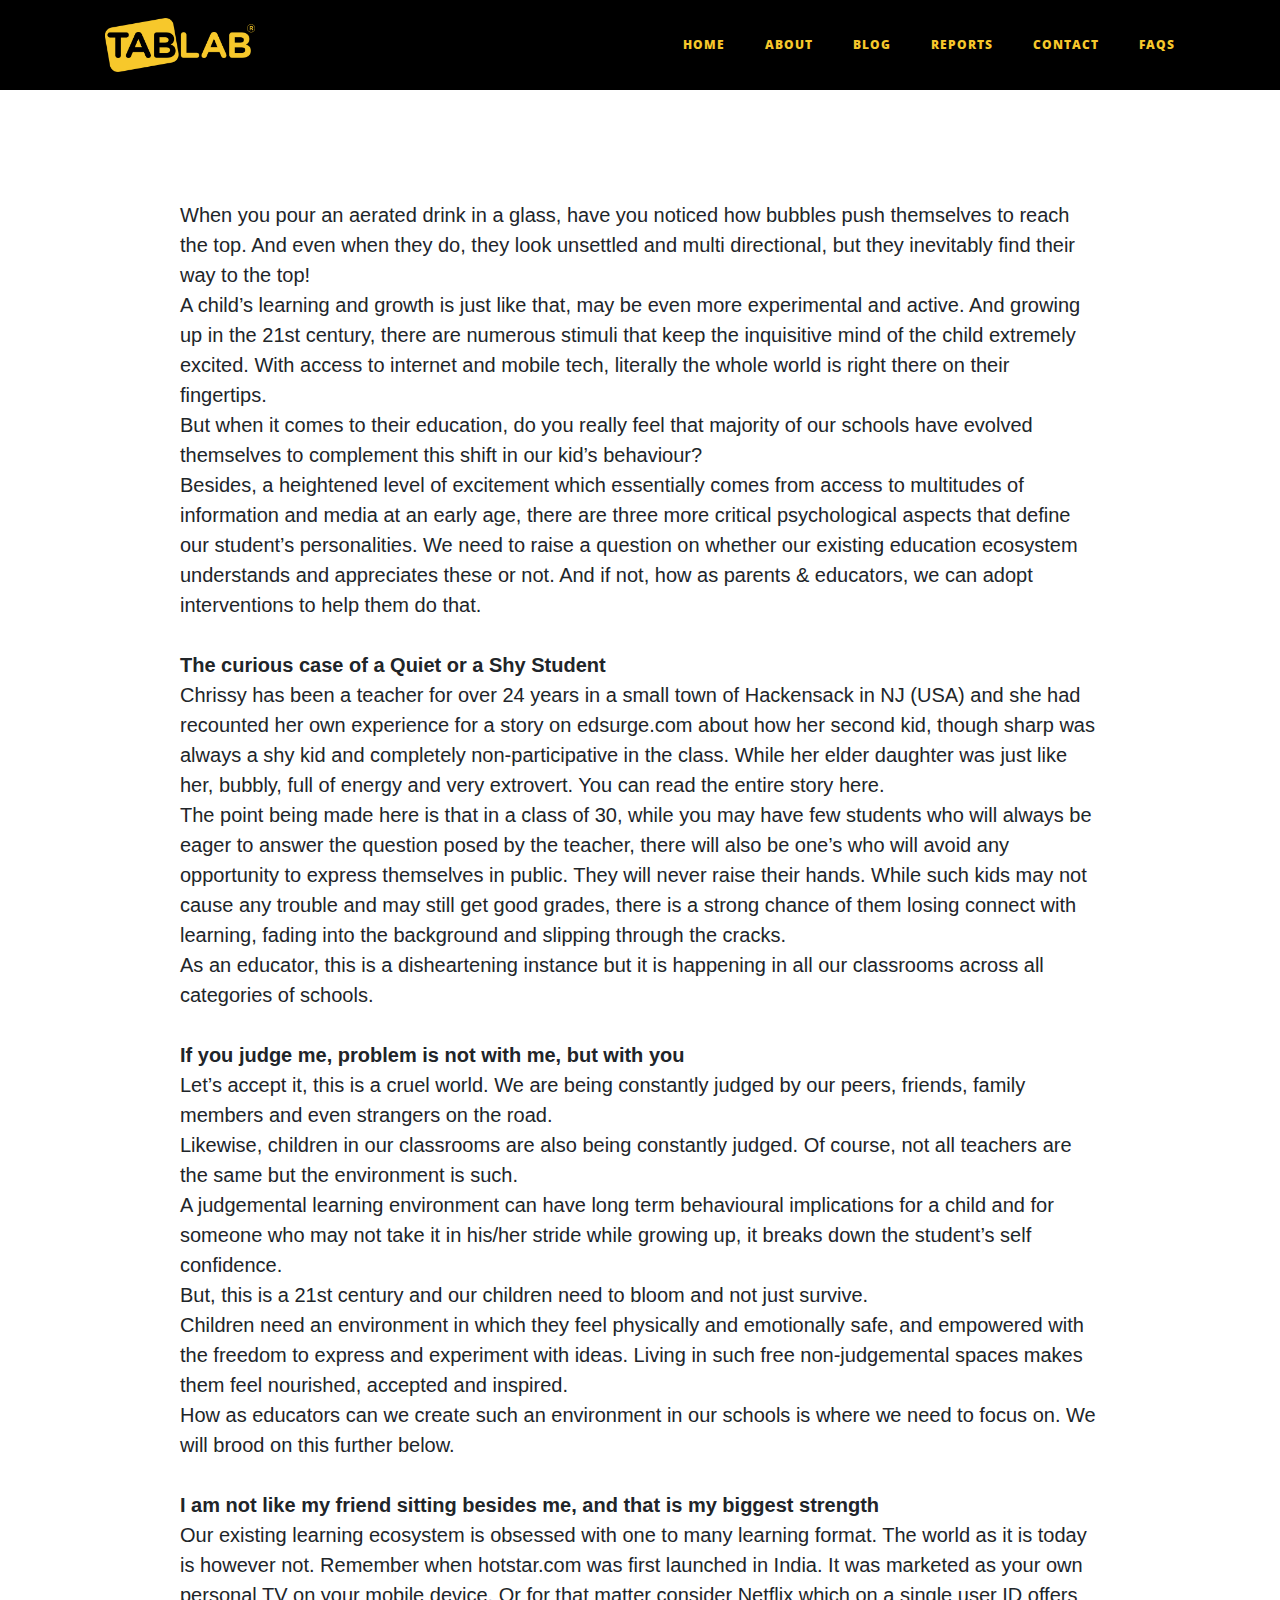
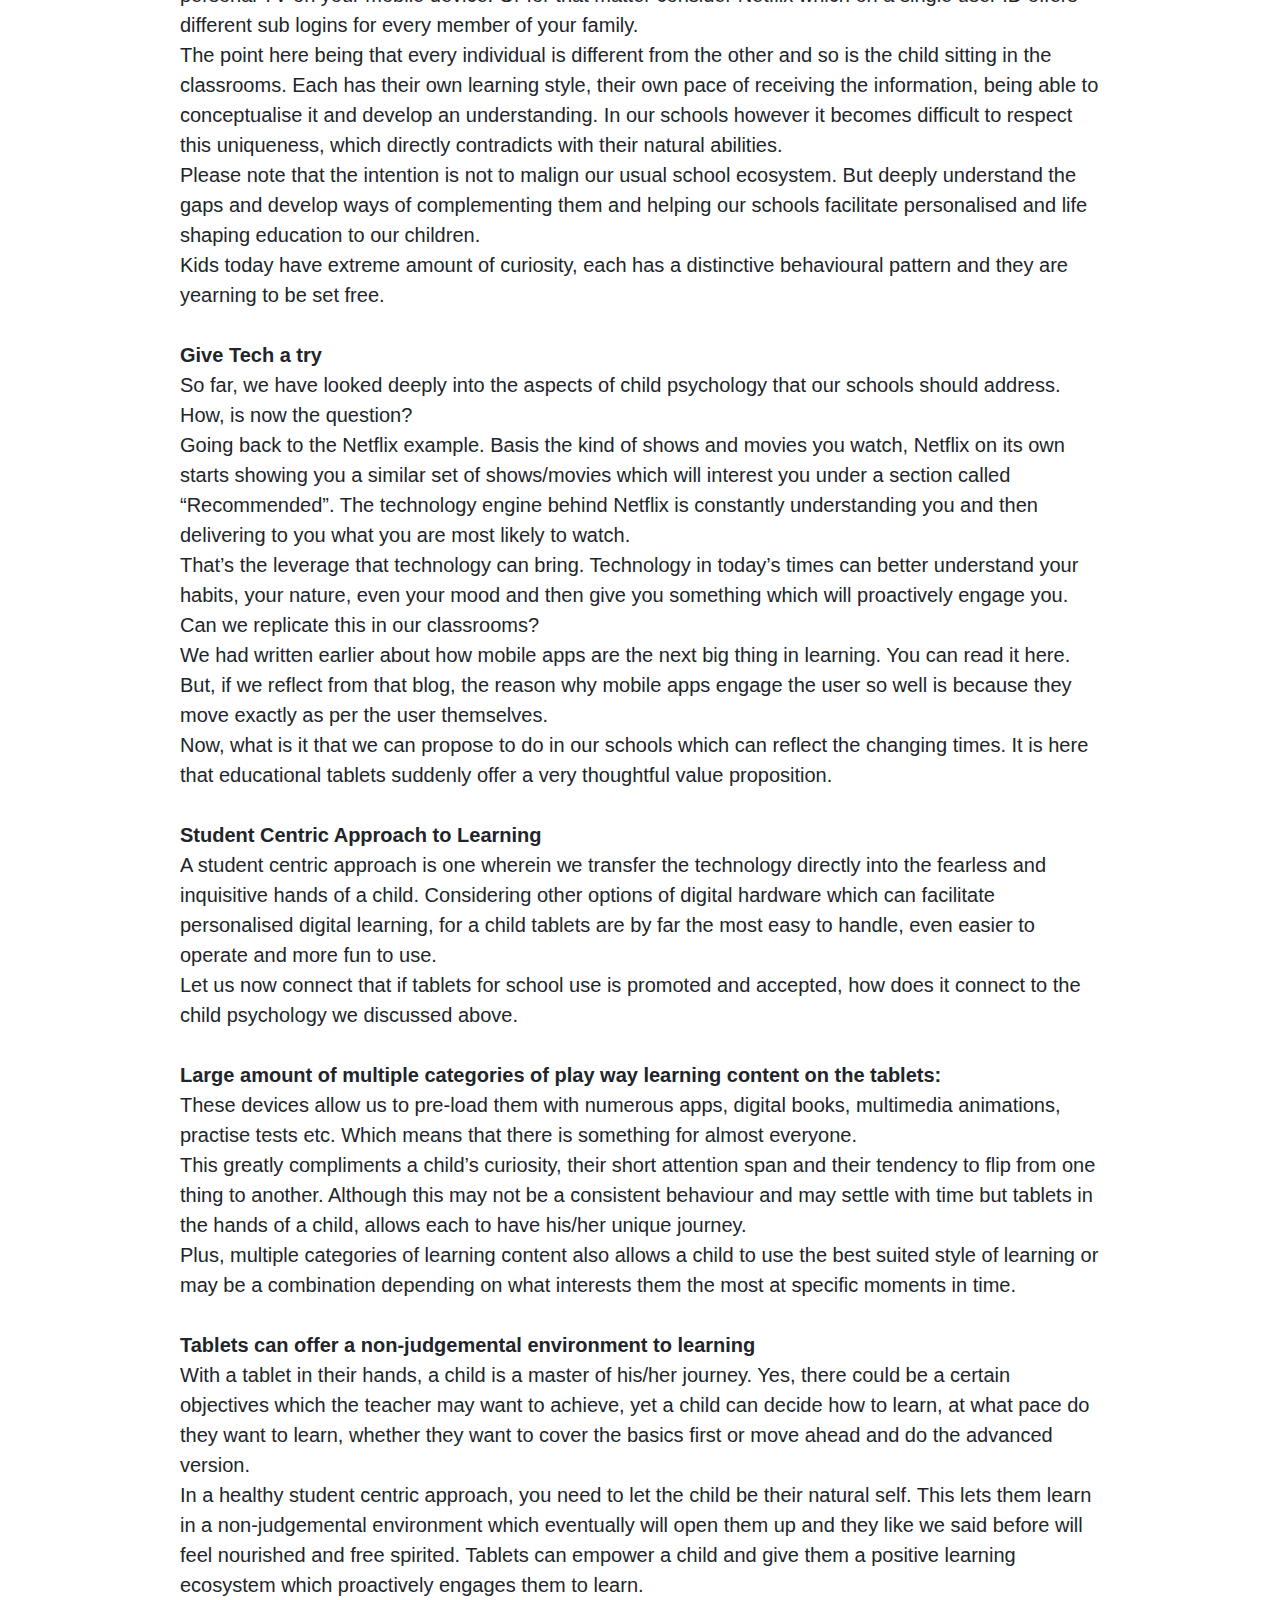
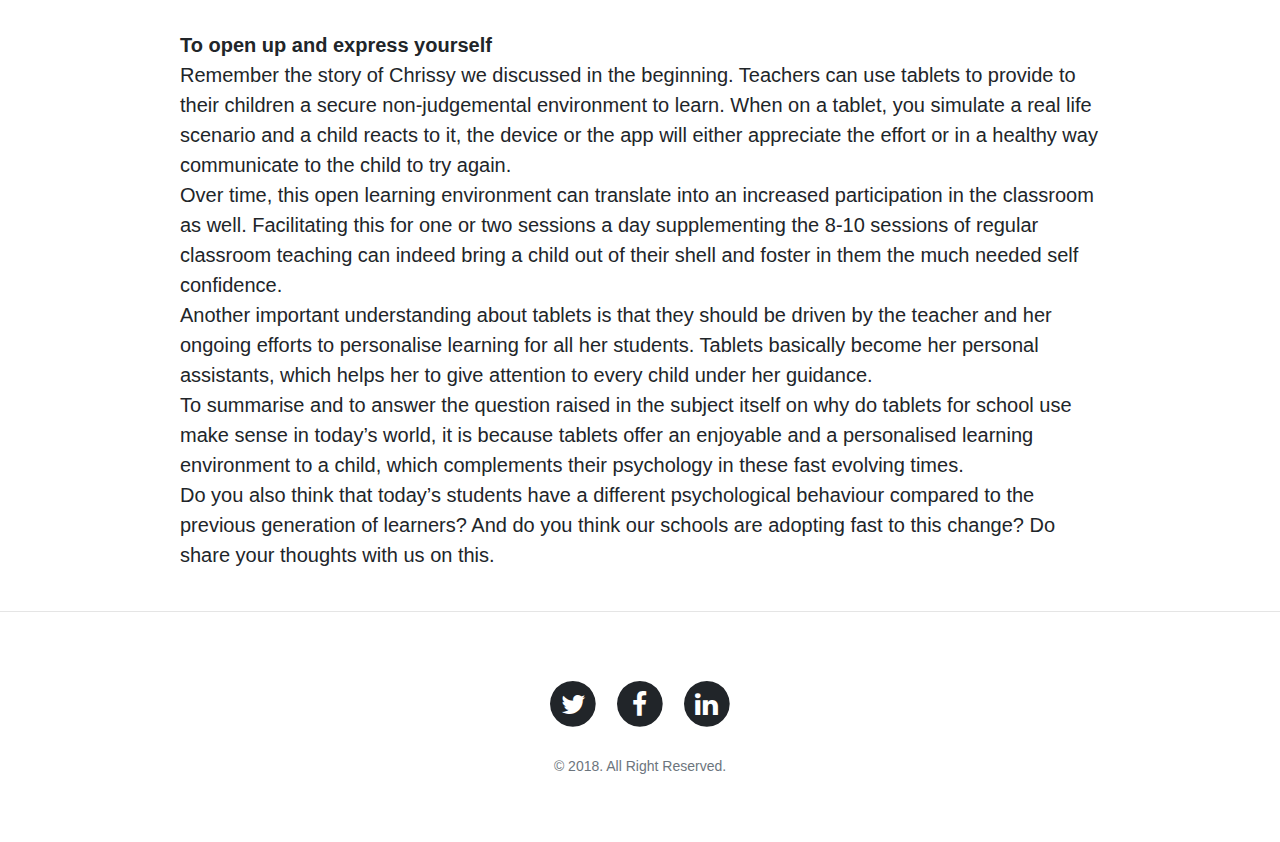
<file: iDream proWeb/post.html>
<!DOCTYPE html>
<html lang="en">

  <head>

    <meta charset="utf-8">
    <meta name="viewport" content="width=device-width, initial-scale=1, shrink-to-fit=no">
    <meta name="description" content="">
    <meta name="author" content="">

    <title>Past</title>

    <!-- Bootstrap core CSS -->
    <link href="vendor/bootstrap/css/bootstrap.min.css" rel="stylesheet">
    <link rel="icon" href="img/logos/minizLogo.jpeg">
    

    <!-- Custom fonts for this template -->
    <link href="vendor/font-awesome/css/font-awesome.min.css" rel="stylesheet" type="text/css">
    <link href='https://fonts.googleapis.com/css?family=Lora:400,700,400italic,700italic' rel='stylesheet' type='text/css'>
    <link href='https://fonts.googleapis.com/css?family=Open+Sans:300italic,400italic,600italic,700italic,800italic,400,300,600,700,800' rel='stylesheet' type='text/css'>

    <!-- Custom styles for this template -->
    <link href="css/clean-blog.css" rel="stylesheet">

  </head>

  <body>

    <!-- Navigation -->
        <nav class="navbar navbar-expand-lg navbar-light fixed-top" id="mainNav">
      <div class="container">
        <a class="navbar-brand js-scroll-trigger" href="#page-top"><img src="img/logos/logoTabLab.png" width="150px"></a>
        <button class="navbar-toggler navbar-toggler-right" type="button" data-toggle="collapse" data-target="#navbarResponsive" aria-controls="navbarResponsive" aria-expanded="false" aria-label="Toggle navigation" style="background-color: #F7C82B !important;">
          Menu
          <i class="fa fa-bars"></i>
        </button>
        <div class="collapse navbar-collapse" id="navbarResponsive">
          <ul class="navbar-nav ml-auto">
            <li class="nav-item">
              <a class="nav-link" href="index.html" style="color: #F7C82B !important;">Home</a>
            </li>
            <li class="nav-item">
              <a class="nav-link" href="about.html" style="color: #F7C82B !important;">About</a>
            </li>
            <li class="nav-item">
              <a class="nav-link" href="blog.html" style="color: #F7C82B !important;">Blog</a>
            </li>
			<li class="nav-item">
              <a class="nav-link" href="http://www.mytablab.com/reports" style="color: #F7C82B !important;">Reports</a>
            </li>
            <li class="nav-item">
              <a class="nav-link" id="myButton" href="#" style="color: #F7C82B !important;">Contact</a>
            </li>
            <li class="nav-item">
              <a class="nav-link" href="faqPage.html" style="color: #F7C82B !important;">FAQs</a>
            </li>
          </ul>
        </div>
      </div>
    </nav>
    <!-- Page Header -->
    
    <!-- Post Content -->
    <article>
      <div class="container">
        <div class="row">
          <div class="col-lg-10 col-md-10 mx-auto">
			  
              <p style="margin-top: 200px; !important">
              When you pour an aerated drink in a glass, have you noticed how bubbles push themselves to reach the top. And even when they do, they look unsettled and multi directional, but they inevitably find their way to the top!<br/>

A child’s learning and growth is just like that, may be even more experimental and active. And growing up in the 21st century, there are numerous stimuli that keep the inquisitive mind of the child extremely excited. With access to internet and mobile tech, literally the whole world is right there on their fingertips.<br/>

But when it comes to their education, do you really feel that majority of our schools have evolved themselves to complement this shift in our kid’s behaviour?<br/>

Besides, a heightened level of excitement which essentially comes from access to multitudes of information and media at an early age, there are three more critical psychological aspects that define our student’s personalities. We need to raise a question on whether our existing education ecosystem understands and appreciates these or not. And if not, how as parents & educators, we can adopt interventions to help them do that.<br/> <br/>

<b>The curious case of a Quiet or a Shy Student</b><br/>

Chrissy has been a teacher for over 24 years in a small town of Hackensack in NJ (USA) and she had recounted her own experience for a story on edsurge.com about how her second kid, though sharp was always a shy kid and completely non-participative in the class. While her elder daughter was just like her, bubbly, full of energy and very extrovert. You can read the entire story here.<br/>

The point being made here is that in a class of 30, while you may have few students who will always be eager to answer the question posed by the teacher, there will also be one’s who will avoid any opportunity to express themselves in public. They will never raise their hands. While such kids may not cause any trouble and may still get good grades, there is a strong chance of them losing connect with learning, fading into the background and slipping through the cracks.<br/>

As an educator, this is a disheartening instance but it is happening in all our classrooms across all categories of schools.<br/><br/>

<b>If you judge me, problem is not with me, but with you</b><br/>

Let’s accept it, this is a cruel world. We are being constantly judged by our peers, friends, family members and even strangers on the road.<br/> Likewise, children in our classrooms are also being constantly judged. Of course, not all teachers are the same but the environment is such.<br/>

A judgemental learning environment can have long term behavioural implications for a child and for someone who may not take it in his/her stride while growing up, it breaks down the student’s self confidence.<br/>

But, this is a 21st century and our children need to bloom and not just survive.<br/>  

Children need an environment in which they feel physically and emotionally safe, and empowered with the freedom to express and experiment with ideas. Living in such free non-judgemental spaces makes them feel nourished, accepted and inspired.<br/>

How as educators can we create such an environment in our schools is where we need to focus on. We will brood on this further below.<br/><br/>

<b>I am not like my friend sitting besides me, and that is my biggest strength</b><br/>

Our existing learning ecosystem is obsessed with one to many learning format. The world as it is today is however not. Remember when hotstar.com was first launched in India. It was marketed as your own personal TV on your mobile device. Or for that matter consider Netflix which on a single user ID offers different sub logins for every member of your family.<br/>

The point here being that every individual is different from the other and so is the child sitting in the classrooms. Each has their own learning style, their own pace of receiving the information, being able to conceptualise it and develop an understanding. In our schools however it becomes difficult to respect this uniqueness, which directly contradicts with their natural abilities.<br/>

Please note that the intention is not to malign our usual school ecosystem. But deeply understand the gaps and develop ways of complementing them and helping our schools facilitate personalised and life shaping education to our children.<br/>

Kids today have extreme amount of curiosity, each has a distinctive behavioural pattern and they are yearning to be set free.<br/><br/>

<b>Give Tech a try</b><br/>

So far, we have looked deeply into the aspects of child psychology that our schools should address. How, is now the question?<br/>

Going back to the Netflix example. Basis the kind of shows and movies you watch, Netflix on its own starts showing you a similar set of shows/movies which will interest you under a section called “Recommended”. The technology engine behind Netflix is constantly understanding you and then delivering to you what you are most likely to watch.<br/>

That’s the leverage that technology can bring. Technology in today’s times can better understand your habits, your nature, even your mood and then give you something which will proactively engage you.<br/>

Can we replicate this in our classrooms?<br/>

We had written earlier about how mobile apps are the next big thing in learning. You can read it here. But, if we reflect from that blog, the reason why mobile apps engage the user so well is because they move exactly as per the user themselves.<br/>

Now, what is it that we can propose to do in our schools which can reflect the changing times. It is here that educational tablets suddenly offer a very thoughtful value proposition.<br/><br/>

<b>Student Centric Approach to Learning</b><br/>

A student centric approach is one wherein we transfer the technology directly into the fearless and inquisitive hands of a child. Considering other options of digital hardware which can facilitate personalised digital learning, for a child tablets are by far the most easy to handle, even easier to operate and more fun to use.<br/>

Let us now connect that if tablets for school use is promoted and accepted, how does it connect to the child psychology we discussed above.<br/><br/>

<b>Large amount of multiple categories of play way learning content on the tablets:</b><br/>

These devices allow us to pre-load them with numerous apps, digital books, multimedia animations, practise tests etc. Which means that there is something for almost everyone.<br/>

This greatly compliments a child’s curiosity, their short attention span and their tendency to flip from one thing to another. Although this may not be a consistent behaviour and may settle with time but tablets in the hands of a child, allows each to have his/her unique journey.<br/>

Plus, multiple categories of learning content also allows a child to use the best suited style of learning or may be a combination depending on what interests them the most at specific moments in time.<br/><br/>

<b>Tablets can offer a non-judgemental environment to learning</b><br/>

With a tablet in their hands, a child is a master of his/her journey. Yes, there could be a certain objectives which the teacher may want to achieve, yet a child can decide how to learn, at what pace do they want to learn, whether they want to cover the basics first or move ahead and do the advanced version.<br/>

In a healthy student centric approach, you need to let the child be their natural self. This lets them learn in a non-judgemental environment which eventually will open them up and they like we said before will feel nourished and free spirited. Tablets can empower a child and give them a positive learning ecosystem which proactively engages them to learn.<br/><br/>

<b>To open up and express yourself</b><br/>

Remember the story of Chrissy we discussed in the beginning. Teachers can use tablets to provide to their children a secure non-judgemental environment to learn. When on a tablet, you simulate a real life scenario and a child reacts to it, the device or the app will either appreciate the effort or in a healthy way communicate to the child to try again.<br/>

Over time, this open learning environment can translate into an increased participation in the classroom as well. Facilitating this for one or two sessions a day supplementing the 8-10 sessions of regular classroom teaching can indeed bring a child out of their shell and foster in them the much needed self confidence.<br/>

Another important understanding about tablets is that they should be driven by the teacher and her ongoing efforts to personalise learning for all her students. Tablets basically become her personal assistants, which helps her to give attention to every child under her guidance.<br/>

To summarise and to answer the question raised in the subject itself on why do tablets for school use make sense in today’s world, it is because tablets offer an enjoyable and a personalised learning environment to a child, which complements their psychology in these fast evolving times.<br/>

Do you also think that today’s students have a different psychological behaviour compared to the previous generation of learners? And do you think our schools are adopting fast to this change? Do share your thoughts with us on this.<br/>
              </p>
              
          </div>
        </div>
      </div>
    </article>

    <hr>

    <!-- Footer -->
    <footer>
      <div class="container">
        <div class="row">
          <div class="col-lg-8 col-md-10 mx-auto">
            <ul class="list-inline text-center">
              <li class="list-inline-item">
                 <a href="http://www.twitter.com/idreameducation">
                  <span class="fa-stack fa-lg">
                    <i class="fa fa-circle fa-stack-2x"></i>
                    <i class="fa fa-twitter fa-stack-1x fa-inverse"></i>
                  </span>
                </a>
              </li>
              <li class="list-inline-item">
                <a href="https://www.facebook.com/idreameducation">
                  <span class="fa-stack fa-lg">
                    <i class="fa fa-circle fa-stack-2x"></i>
                    <i class="fa fa-facebook fa-stack-1x fa-inverse"></i>
                  </span>
                </a>
              </li>
              <li class="list-inline-item">
                <a href="https://www.linkedin.com/company/idream-education?trk=biz-companies-cym">
                  <span class="fa-stack fa-lg">
                    <i class="fa fa-circle fa-stack-2x"></i>
                    <i class="fa fa-linkedin fa-stack-1x fa-inverse"></i>
                  </span>
                </a>
              </li>
            </ul>
            <p class="copyright text-muted">&copy; 2018. All Right Reserved. </p>
          </div>
        </div>
      </div>
    </footer>

    <!-- Bootstrap core JavaScript -->
    <script src="vendor/jquery/jquery.min.js"></script>
    <script src="vendor/bootstrap/js/bootstrap.bundle.min.js"></script>

    <!-- Custom scripts for this template -->
    <script src="js/clean-blog.min.js"></script>

  </body>

</html>
</file>
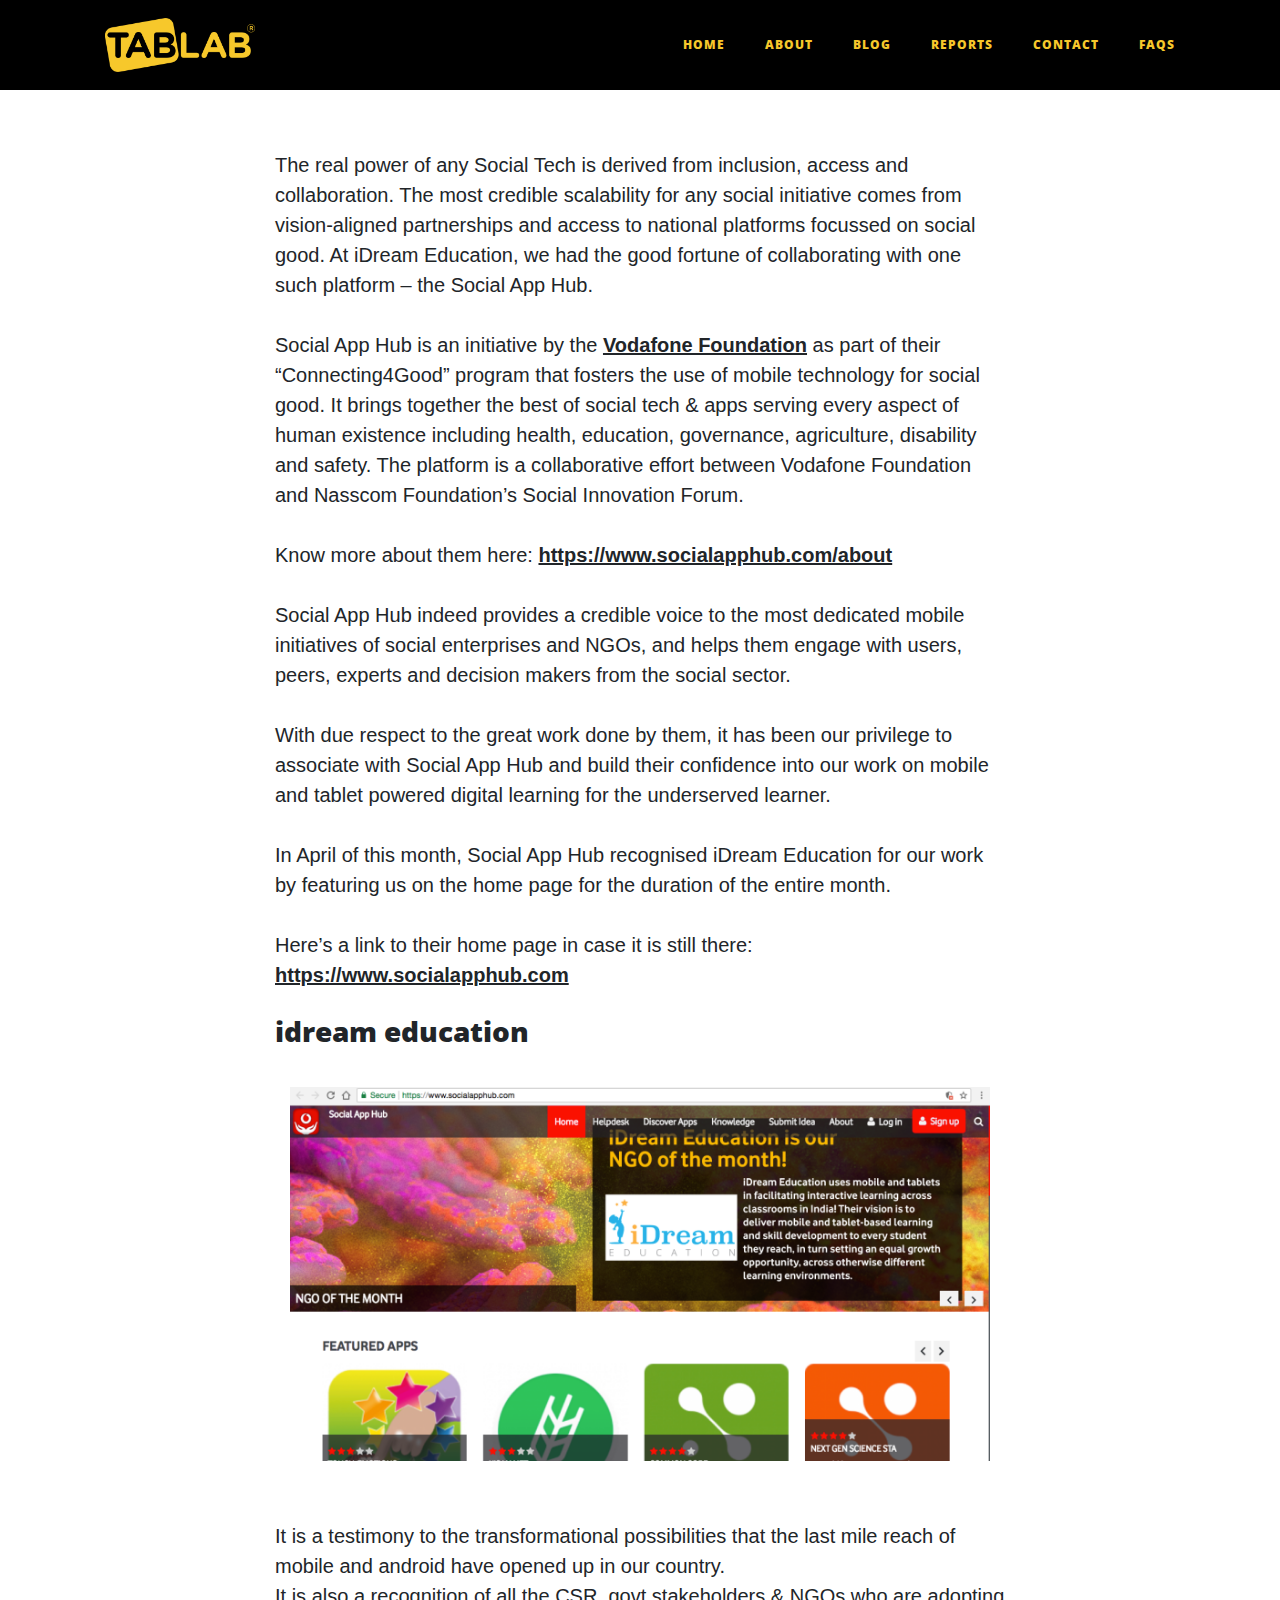
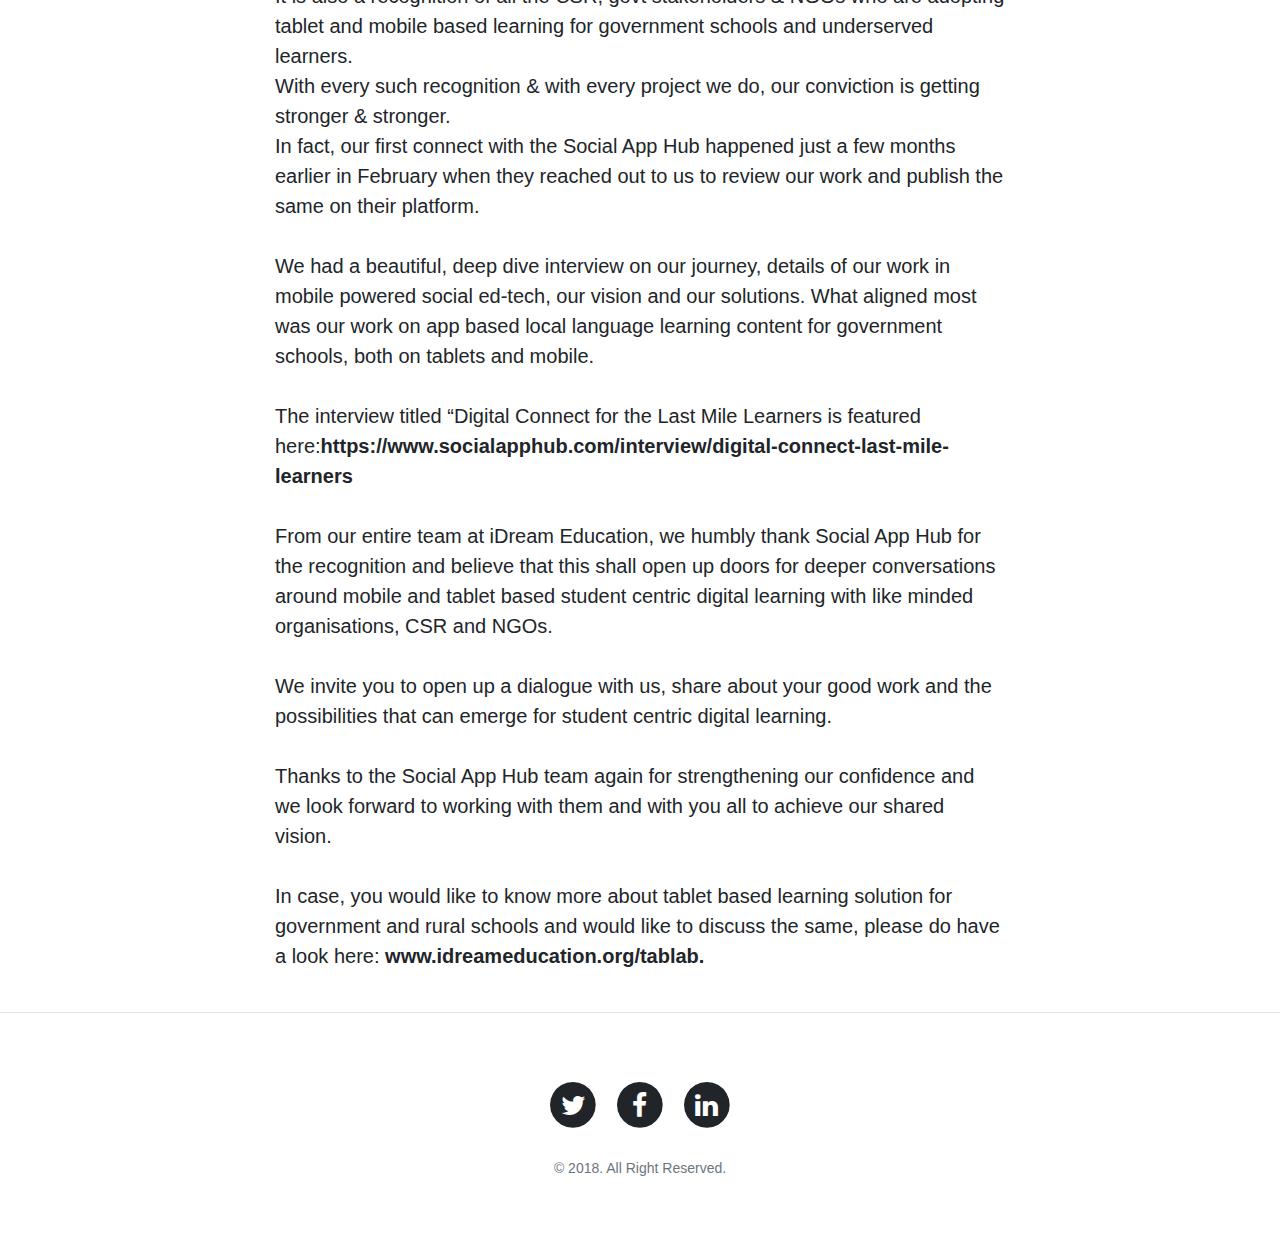
<file: iDream proWeb/post_one.html>
<!DOCTYPE html>
<html lang="en">

  <head>

    <meta charset="utf-8">
    <meta name="viewport" content="width=device-width, initial-scale=1, shrink-to-fit=no">
    <meta name="description" content="">
    <meta name="author" content="">

    <title>Post</title>

    <!-- Bootstrap core CSS -->
    <link href="vendor/bootstrap/css/bootstrap.min.css" rel="stylesheet">
    <link rel="icon" href="img/logos/minizLogo.jpeg">
    

    <!-- Custom fonts for this template -->
    <link href="vendor/font-awesome/css/font-awesome.min.css" rel="stylesheet" type="text/css">
    <link href='https://fonts.googleapis.com/css?family=Lora:400,700,400italic,700italic' rel='stylesheet' type='text/css'>
    <link href='https://fonts.googleapis.com/css?family=Open+Sans:300italic,400italic,600italic,700italic,800italic,400,300,600,700,800' rel='stylesheet' type='text/css'>

    <!-- Custom styles for this template -->
    <link href="css/clean-blog.css" rel="stylesheet">

  </head>

  <body>

    <!-- Navigation -->
    <nav class="navbar navbar-expand-lg navbar-light fixed-top" id="mainNav">
      <div class="container">
        <a class="navbar-brand js-scroll-trigger" href="#page-top"><img src="img/logos/logoTabLab.png" width="150px"></a>
        <button class="navbar-toggler navbar-toggler-right" type="button" data-toggle="collapse" data-target="#navbarResponsive" aria-controls="navbarResponsive" aria-expanded="false" aria-label="Toggle navigation" style="background-color: #F7C82B !important;">
          Menu
          <i class="fa fa-bars"></i>
        </button>
        <div class="collapse navbar-collapse" id="navbarResponsive">
          <ul class="navbar-nav ml-auto">
            <li class="nav-item">
              <a class="nav-link" href="index.html" style="color: #F7C82B !important;">Home</a>
            </li>
            <li class="nav-item">
              <a class="nav-link" href="about.html" style="color: #F7C82B !important;">About</a>
            </li>
            <li class="nav-item">
              <a class="nav-link" href="blog.html" style="color: #F7C82B !important;">Blog</a>
            </li>
			<li class="nav-item">
              <a class="nav-link" href="http://www.mytablab.com/reports" style="color: #F7C82B !important;">Reports</a>
            </li>
            <li class="nav-item">
              <a class="nav-link" id="myButton" href="#" style="color: #F7C82B !important;">Contact</a>
            </li>
            <li class="nav-item">
              <a class="nav-link" href="faqPage.html" style="color: #F7C82B !important;">FAQs</a>
            </li>
          </ul>
        </div>
      </div>
    </nav>

    <!-- Page Header -->
    
    <!-- Post Content -->
    <article>
      <div class="container">
        <div class="row">
          <div class=" post col-lg-8 col-md-8 mx-auto">
            <p style="margin-top: 150px;"> The real power of any Social Tech is derived from inclusion, access and collaboration.

The most credible scalability for any social initiative comes from vision-aligned partnerships and access to national platforms focussed on social good. At iDream Education, we had the good fortune of collaborating with one such platform – the Social App Hub.<br/><br/>

Social App Hub is an initiative by the <a href="http://www.vodafone.com/content/foundation/about.html"><b>Vodafone Foundation</b></a> as part of their “Connecting4Good” program that fosters the use of mobile technology for social good. It brings together the best of social tech & apps serving every aspect of human existence including health, education, governance, agriculture, disability and safety. The platform is a collaborative effort between Vodafone Foundation and Nasscom Foundation’s Social Innovation Forum.<br/><br/>

Know more about them here: <a href="https://www.socialapphub.com/about"><b>https://www.socialapphub.com/about</b></a><br/><br/>

Social App Hub indeed provides a credible voice to the most dedicated mobile initiatives of social enterprises and NGOs, and helps them engage with users, peers, experts and decision makers from the social sector.<br/><br/>

With due respect to the great work done by them, it has been our privilege to associate with Social App Hub and build their confidence into our work on mobile and tablet powered digital learning for the underserved learner.<br/><br/>

In April of this month, Social App Hub recognised iDream Education for our work by featuring us on the home page for the duration of the entire month.<br/><br/>

Here’s a link to their home page in case it is still there: <a href="https://www.socialapphub.com"><b>https://www.socialapphub.com</b></a><br/>

<h3>idream education</h3><br/>
 <div class="col-lg-12 col-md-12 mx-auto">
 <img src="img/Screen-Shot.png" width="100%">
</div><br/><br/>
It is a testimony to the transformational possibilities that the last mile reach of mobile and android have opened up in our country.<br/>

It is also a recognition of all the CSR, govt stakeholders & NGOs who are adopting tablet and mobile based learning for government schools and underserved learners.<br/>

With every such recognition & with every project we do, our conviction is getting stronger & stronger.<br/>

In fact, our first connect with the Social App Hub happened just a few months earlier in February when they reached out to us to review our work and publish the same on their platform.<br/><br/>

We had a beautiful, deep dive interview on our journey, details of our work in mobile powered social ed-tech, our vision and our solutions. What aligned most was our work on app based local language learning content for government schools, both on tablets and mobile.<br/><br/>

The interview titled “Digital Connect for the Last Mile Learners is featured here:<a href="https://www.socialapphub.com/interview/digital-connect-last-mile-learners"><b>https://www.socialapphub.com/interview/digital-connect-last-mile-learners</b></a><br/><br/>

From our entire team at iDream Education, we humbly thank Social App Hub for the recognition and believe that this shall open up doors for deeper conversations around mobile and tablet based student centric digital learning with like minded organisations, CSR and NGOs.<br/><br/>

We invite you to open up a dialogue with us, share about your good work and the possibilities that can emerge for student centric digital learning.<br/><br/>

Thanks to the Social App Hub team again for strengthening our confidence and we look forward to working with them and with you all to achieve our shared vision.<br/><br/>

In case, you would like to know more about tablet based learning solution for government and rural schools and would like to discuss the same, please do have a look here: <a href="www.idreameducation.org/tablab"><b>www.idreameducation.org/tablab.</b></a><br/>	
</p>
    </div>
    </div>
      </div>
    </article>

    <hr>

    <!-- Footer -->
<footer>
      <div class="container">
        <div class="row">
          <div class="col-lg-8 col-md-10 mx-auto">
            <ul class="list-inline text-center">
              <li class="list-inline-item">
                 <a href="http://www.twitter.com/idreameducation">
                  <span class="fa-stack fa-lg">
                    <i class="fa fa-circle fa-stack-2x"></i>
                    <i class="fa fa-twitter fa-stack-1x fa-inverse"></i>
                  </span>
                </a>
              </li>
              <li class="list-inline-item">
                <a href="https://www.facebook.com/idreameducation">
                  <span class="fa-stack fa-lg">
                    <i class="fa fa-circle fa-stack-2x"></i>
                    <i class="fa fa-facebook fa-stack-1x fa-inverse"></i>
                  </span>
                </a>
              </li>
              <li class="list-inline-item">
                <a href="https://www.linkedin.com/company/idream-education?trk=biz-companies-cym">
                  <span class="fa-stack fa-lg">
                    <i class="fa fa-circle fa-stack-2x"></i>
                    <i class="fa fa-linkedin fa-stack-1x fa-inverse"></i>
                  </span>
                </a>
              </li>
            </ul>
            <p class="copyright text-muted">&copy; 2018. All Right Reserved. </p>
          </div>
        </div>
      </div>
    </footer>


	
    <!-- Bootstrap core JavaScript -->
    <script src="vendor/jquery/jquery.min.js"></script>
    <script src="vendor/bootstrap/js/bootstrap.bundle.min.js"></script>

    <!-- Custom scripts for this template -->
    <script src="js/clean-blog.min.js"></script>

  </body>

</html>
</file>
<file: iDream proWeb/css/main.css>
.sidenav {
    width: 130px;
    position: fixed;
    z-index: 1;
    bottom: 35px;
    right: 10px;
    border-radius: .25rem;
    background: #F7C82B;
    overflow-x: hidden;
    padding: 8px 0;
}

.sidenav a {
    padding: 6px 8px 6px 18px;
    text-decoration: none;
    font-size: 20px;
    color: white;
    display: block;
}

.sidenav a:hover {
    color: #343a40;
     
}

 @media screen and (max-height: 450px) {
    .sidenav {padding-top: 15px;}
    .sidenav a {font-size: 18px;}
}


header.masthead {
  text-align: center;
  color: white;
  background-image: url("../img/logos/bannerDark.jpg");
border-image-width: auto;
  background-repeat:repeat;
  background-attachment: scroll;
  background-position: center center;
  -webkit-background-size: cover;
  -moz-background-size: cover;
  -o-background-size: cover;
  background-size: cover;
    
}
</file>
<file: iDream proWeb/css/clean-blog.css>
body {
  font-size: 20px;
  color: #212529;
  font-family:'Montserrat', 'Helvetica Neue', Helvetica, Arial, sans-serif;
   
}

p {
  line-height: 1.5;
  margin: 25px 0;
  font-family:'Montserrat', 'Helvetica Neue', Helvetica, Arial, sans-serif;
}

p a {
  text-decoration: underline;
}

h1,
h2,
h3,
h4,
h5,
h6 {
  font-weight: 800;
  font-family: 'Open Sans', 'Helvetica Neue', Helvetica, Arial, sans-serif;
}

a {
  color: #212529;
  -webkit-transition: all 0.2s;
  -moz-transition: all 0.2s;
  transition: all 0.2s;
}

a:focus, a:hover {
  color: #0085A1;
}

blockquote {
  font-style: italic;
  color: #868e96;
}

.section-heading {
  font-size: 36px;
  font-weight: 700;
  margin-top: 60px;
}

.caption {
  font-size: 14px;
  font-style: italic;
  display: block;
  margin: 0;
  padding: 10px;
  text-align: center;
  border-bottom-right-radius: 5px;
  border-bottom-left-radius: 5px;
}

::-moz-selection {
  color: #fff;
  background: #0085A1;
  text-shadow: none;
}

::selection {
  color: #fff;
  background: #0085A1;
  text-shadow: none;
}

img::selection {
  color: #fff;
  background: transparent;
}

img::-moz-selection {
  color: #fff;
  background: transparent;
}

#mainNav {
  position: absolute;
  background-color: #343a40;
  font-family: 'Open Sans', 'Helvetica Neue', Helvetica, Arial, sans-serif;
}

#mainNav .navbar-brand {
  font-weight: 800;
  color: #343a40;
}

#mainNav .navbar-toggler {
  font-size: 12px;
  font-weight: 800;
  padding: 13px;
  text-transform: uppercase;
  color: #343a40;
}

#mainNav .navbar-nav > li.nav-item > a {
  font-size: 12px;
  font-weight: 800;
  letter-spacing: 1px;
  text-transform: uppercase;
}

@media only screen and (min-width: 992px) {
  #mainNav {
    background-color: black;
  }
  #mainNav .navbar-brand {
    padding: 10px 20px;
    color: #fff;
  }
  #mainNav .navbar-brand:focus, #mainNav .navbar-brand:hover {
    color: rgba(255, 255, 255, 0.8);
  }
  #mainNav .navbar-nav > li.nav-item > a {
    padding: 10px 20px;
    color: #fed136;
  }
  #mainNav .navbar-nav > li.nav-item > a:focus, #mainNav .navbar-nav > li.nav-item > a:hover {
    color: rgba(255, 255, 255, 0.8);
  }
}


   
  #mainNav.is-fixed .navbar-brand {
    color: #212529;
  }
  #mainNav.is-fixed .navbar-brand:focus, #mainNav.is-fixed .navbar-brand:hover {
    color: #0085A1;
  }
  #mainNav.is-fixed .navbar-nav > li.nav-item > a {
    color: #212529;
  }
  #mainNav.is-fixed .navbar-nav > li.nav-item > a:focus, #mainNav.is-fixed .navbar-nav > li.nav-item > a:hover {
    color: #0085A1;
  }
  
}

header.masthead {
  margin-bottom: 50px;
  background: no-repeat center center;
  background-color: #868e96;
  background-attachment: scroll;
  position: relative;
  -webkit-background-size: cover;
  -moz-background-size: cover;
  -o-background-size: cover;
  background-size: cover;
}

header.masthead .overlay {
  position: absolute;
  top: 0;
  left: 0;
  height: 100%;
  width: 100%;
   
}

header.masthead .page-heading,
header.masthead .post-heading,
header.masthead .site-heading {
  padding: 200px 0 150px;
  color: white;
}

@media only screen and (min-width: 768px) {
  header.masthead .page-heading,
  header.masthead .post-heading,
  header.masthead .site-heading {
    padding: 350px 0;
  }
}

header.masthead .page-heading,
header.masthead .site-heading {
  text-align: center;
}

header.masthead .page-heading h1,
header.masthead .site-heading h1 {
  font-size: 50px;
  margin-top: 0;
}

header.masthead .page-heading .subheading,
header.masthead .site-heading .subheading {
  font-size: 24px;
  font-weight: 300;
  line-height: 1.1;
  display: block;
  margin: 10px 0 0;
  font-family: 'Open Sans', 'Helvetica Neue', Helvetica, Arial, sans-serif;
}

@media only screen and (min-width: 768px) {
  header.masthead .page-heading h1,
  header.masthead .site-heading h1 {
    font-size: 80px;
  }
}

header.masthead .post-heading h1 {
  font-size: 35px;
}

header.masthead .post-heading .meta,
header.masthead .post-heading .subheading {
  line-height: 1.1;
  display: block;
}

header.masthead .post-heading .subheading {
  font-size: 24px;
  font-weight: 600;
  margin: 10px 0 30px;
  font-family: 'Open Sans', 'Helvetica Neue', Helvetica, Arial, sans-serif;
}

header.masthead .post-heading .meta {
  font-size: 20px;
  font-weight: 300;
  font-style: italic;
  font-family: 'Lora', 'Times New Roman', serif;
}

header.masthead .post-heading .meta a {
  color: #fff;
}

@media only screen and (min-width: 768px) {
  header.masthead .post-heading h1 {
    font-size: 55px;
  }
  header.masthead .post-heading .subheading {
    font-size: 30px;
  }
}

.post-preview > a {
  color: #212529;
}

.post-preview > a:focus, .post-preview > a:hover {
  text-decoration: none;
  color: #0085A1;
}

.post-preview > a > .post-title {
  font-size: 30px;
  margin-top: 30px;
  margin-bottom: 10px;
}

.post-preview > a > .post-subtitle {
  font-weight: 300;
  margin: 0 0 10px;
}

.post-preview > .post-meta {
  font-size: 18px;
  font-style: italic;
  margin-top: 0;
  color: #868e96;
}

.post-preview > .post-meta > a {
  text-decoration: none;
  color: #212529;
}

.post-preview > .post-meta > a:focus, .post-preview > .post-meta > a:hover {
  text-decoration: underline;
  color: #0085A1;
}

@media only screen and (min-width: 768px) {
  .post-preview > a > .post-title {
    font-size: 36px;
  }
}

.floating-label-form-group {
  font-size: 14px;
  position: relative;
  margin-bottom: 0;
  padding-bottom: 0.5em;
  border-bottom: 1px solid #dee2e6;
}

.floating-label-form-group input,
.floating-label-form-group textarea {
  font-size: 1.5em;
  position: relative;
  z-index: 1;
  padding: 0;
  resize: none;
  border: none;
  border-radius: 0;
  background: none;
  box-shadow: none !important;
  font-family: 'Lora', 'Times New Roman', serif;
}

.floating-label-form-group input::-webkit-input-placeholder,
.floating-label-form-group textarea::-webkit-input-placeholder {
  color: #868e96;
  font-family: 'Lora', 'Times New Roman', serif;
}

.floating-label-form-group label {
  font-size: 0.85em;
  line-height: 1.764705882em;
  position: relative;
  z-index: 0;
  top: 2em;
  display: block;
  margin: 0;
  -webkit-transition: top 0.3s ease, opacity 0.3s ease;
  -moz-transition: top 0.3s ease, opacity 0.3s ease;
  -ms-transition: top 0.3s ease, opacity 0.3s ease;
  transition: top 0.3s ease, opacity 0.3s ease;
  vertical-align: middle;
  vertical-align: baseline;
  opacity: 0;
}

.floating-label-form-group .help-block {
  margin: 15px 0;
}

.floating-label-form-group-with-value label {
  top: 0;
  opacity: 1;
}

.floating-label-form-group-with-focus label {
  color: #0085A1;
}

form .form-group:first-child .floating-label-form-group {
  border-top: 1px solid #dee2e6;
}

footer {
  padding: 50px 0 65px;
}

footer .list-inline {
  margin: 0;
  padding: 0;
}

footer .copyright {
  font-size: 14px;
  margin-bottom: 0;
  text-align: center;
}

.btn {
  font-size: 14px;
  font-weight: 800;
  padding: 15px 25px;
  letter-spacing: 1px;
  text-transform: uppercase;
  border-radius: 0;
  font-family: 'Open Sans', 'Helvetica Neue', Helvetica, Arial, sans-serif;
}

.btn-primary {
  background-color: #0085A1;
  border-color: #0085A1;
}

.btn-primary:hover, .btn-primary:focus, .btn-primary:active {
  color: #fff;
  background-color: #00657b !important;
  border-color: #00657b !important;
}

.btn-lg {
  font-size: 16px;
  padding: 25px 35px;
}
</file>
<file: iDream proWeb/css/style.css>
/* -------------------------------- 

Primary style

-------------------------------- */
*, *::after, *::before {
  -webkit-box-sizing: border-box;
  -moz-box-sizing: border-box;
  box-sizing: border-box;
}

*::after, *::before {
  content: '';
}

body {
  font-size: 100%;
  font-family: "Open Sans", sans-serif;
  color: #4e5359;
  background-color: #f3f3f5;
}
body::after {
  /* overlay layer visible on small devices when the right panel slides in */
  position: fixed;
  top: 0;
  left: 0;
  width: 100%;
  height: 100%;
  background-color: rgba(78, 83, 89, 0.8);
  visibility: hidden;
  opacity: 0;
  -webkit-transition: opacity .3s 0s, visibility 0s .3s;
  -moz-transition: opacity .3s 0s, visibility 0s .3s;
  transition: opacity .3s 0s, visibility 0s .3s;
}
body.cd-overlay::after {
  visibility: visible;
  opacity: 1;
  -webkit-transition: opacity .3s 0s, visibility 0s 0s;
  -moz-transition: opacity .3s 0s, visibility 0s 0s;
  transition: opacity .3s 0s, visibility 0s 0s;
}
@media only screen and (min-width: 768px) {
  body::after {
    display: none;
  }
}

a {
  color: black;
  text-decoration: none;
}

/* -------------------------------- 

Main components 

-------------------------------- */
#nav-dream{
    padding: 10px;
    background-color: #343a40;
    
}


header {
  position: relative;
  height: 180px;
  line-height: 180px;
  text-align: center;
  background-color: #343a40;
}
header h1 {
  color: #ffffff;
  -webkit-font-smoothing: antialiased;
  -moz-osx-font-smoothing: grayscale;
  font-size: 20px;
  font-size: 1.25rem;
}
@media only screen and (min-width: 1024px) {
  header {
    height: 240px;
    line-height: 240px;
  }
  header h1 {
    font-size: 36px;
    font-size: 2.25rem;
    font-weight: 300;
  }
}

.cd-faq {
  width: 90%;
  max-width: 1024px;
  margin: 2em auto;
  box-shadow: 0 1px 5px rgba(0, 0, 0, 0.1);
}
.cd-faq:after {
  content: "";
  display: table;
  clear: both;
}
@media only screen and (min-width: 768px) {
  .cd-faq {
    position: relative;
    margin: 4em auto;
    box-shadow: none;
  }
}

.cd-faq-categories a {
  position: relative;
  display: block;
  overflow: hidden;
  height: 50px;
  line-height: 50px;
  padding: 0 28px 0 16px;
  background-color: #4e5359;
  -webkit-font-smoothing: antialiased;
  -moz-osx-font-smoothing: grayscale;
  color: #ffffff;
  white-space: nowrap;
  border-bottom: 1px solid #555b61;
  text-overflow: ellipsis;
}
.cd-faq-categories a::before, .cd-faq-categories a::after {
  /* plus icon on the right */
  position: absolute;
  top: 50%;
  right: 16px;
  display: inline-block;
  height: 1px;
  width: 10px;
  background-color: #7f868e;
}
.cd-faq-categories a::after {
  -webkit-transform: rotate(90deg);
  -moz-transform: rotate(90deg);
  -ms-transform: rotate(90deg);
  -o-transform: rotate(90deg);
  transform: rotate(90deg);
}
.cd-faq-categories li:last-child a {
  border-bottom: none;
}
@media only screen and (min-width: 768px) {
  .cd-faq-categories {
    width: 20%;
    float: left;
    box-shadow: 0 1px 2px rgba(0, 0, 0, 0.08);
  }
  .cd-faq-categories a {
    font-size: 13px;
    font-size: 0.8125rem;
    font-weight: 600;
    padding-left: 24px;
    padding: 0 24px;
    -webkit-transition: background 0.2s, padding 0.2s;
    -moz-transition: background 0.2s, padding 0.2s;
    transition: background 0.2s, padding 0.2s;
  }
  .cd-faq-categories a::before, .cd-faq-categories a::after {
    display: none;
  }
  .no-touch .cd-faq-categories a:hover {
    background: #555b61;
  }
  .no-js .cd-faq-categories {
    width: 100%;
    margin-bottom: 2em;
  }
}
@media only screen and (min-width: 1024px) {
  .cd-faq-categories {
    position: absolute;
    top: 0;
    left: 0;
    width: 200px;
    z-index: 2;
  }
  .cd-faq-categories a::before {
    /* decorative rectangle on the left visible for the selected item */
    display: block;
    top: 0;
    right: auto;
    left: 0;
    height: 100%;
    width: 3px;
    background-color: #a9c056;
    opacity: 0;
    -webkit-transition: opacity 0.2s;
    -moz-transition: opacity 0.2s;
    transition: opacity 0.2s;
  }
  .cd-faq-categories .selected {
    background: #42464b !important;
  }
  .cd-faq-categories .selected::before {
    opacity: 1;
  }
  .cd-faq-categories.is-fixed {
    /* top and left value assigned in jQuery */
    position: fixed;
  }
  .no-js .cd-faq-categories {
    position: relative;
  }
}

.cd-faq-items {
  position: fixed;
  height: 100%;
  width: 90%;
  top: 0;
  right: 0;
  background: #ffffff;
  padding: 0 5% 1em;
  overflow: auto;
  -webkit-overflow-scrolling: touch;
  z-index: 1;
  -webkit-backface-visibility: hidden;
  backface-visibility: hidden;
  -webkit-transform: translateZ(0) translateX(100%);
  -moz-transform: translateZ(0) translateX(100%);
  -ms-transform: translateZ(0) translateX(100%);
  -o-transform: translateZ(0) translateX(100%);
  transform: translateZ(0) translateX(100%);
  -webkit-transition: -webkit-transform .3s;
  -moz-transition: -moz-transform .3s;
  transition: transform .3s;
}
.cd-faq-items.slide-in {
  -webkit-transform: translateZ(0) translateX(0%);
  -moz-transform: translateZ(0) translateX(0%);
  -ms-transform: translateZ(0) translateX(0%);
  -o-transform: translateZ(0) translateX(0%);
  transform: translateZ(0) translateX(0%);
}
.no-js .cd-faq-items {
  position: static;
  height: auto;
  width: 100%;
  -webkit-transform: translateX(0);
  -moz-transform: translateX(0);
  -ms-transform: translateX(0);
  -o-transform: translateX(0);
  transform: translateX(0);
}
@media only screen and (min-width: 768px) {
  .cd-faq-items {
    position: static;
    height: auto;
    width: 78%;
    float: right;
    overflow: visible;
    -webkit-transform: translateZ(0) translateX(0);
    -moz-transform: translateZ(0) translateX(0);
    -ms-transform: translateZ(0) translateX(0);
    -o-transform: translateZ(0) translateX(0);
    transform: translateZ(0) translateX(0);
    padding: 0;
    background: transparent;
  }
}
@media only screen and (min-width: 1024px) {
  .cd-faq-items {
    float: none;
    width: 100%;
    padding-left: 220px;
  }
  .no-js .cd-faq-items {
    padding-left: 0;
  }
}

.cd-close-panel {
  position: fixed;
  top: 5px;
  right: -100%;
  display: block;
  height: 40px;
  width: 40px;
  overflow: hidden;
  text-indent: 100%;
  white-space: nowrap;
  z-index: 2;
  /* Force Hardware Acceleration in WebKit */
  -webkit-transform: translateZ(0);
  -moz-transform: translateZ(0);
  -ms-transform: translateZ(0);
  -o-transform: translateZ(0);
  transform: translateZ(0);
  -webkit-backface-visibility: hidden;
  backface-visibility: hidden;
  -webkit-transition: right 0.4s;
  -moz-transition: right 0.4s;
  transition: right 0.4s;
}
.cd-close-panel::before, .cd-close-panel::after {
  /* close icon in CSS */
  position: absolute;
  top: 16px;
  left: 12px;
  display: inline-block;
  height: 3px;
  width: 18px;
  background: #6c7d8e;
}
.cd-close-panel::before {
  -webkit-transform: rotate(45deg);
  -moz-transform: rotate(45deg);
  -ms-transform: rotate(45deg);
  -o-transform: rotate(45deg);
  transform: rotate(45deg);
}
.cd-close-panel::after {
  -webkit-transform: rotate(-45deg);
  -moz-transform: rotate(-45deg);
  -ms-transform: rotate(-45deg);
  -o-transform: rotate(-45deg);
  transform: rotate(-45deg);
}
.cd-close-panel.move-left {
  right: 2%;
}
@media only screen and (min-width: 768px) {
  .cd-close-panel {
    display: none;
  }
}

.cd-faq-group {
  /* hide group not selected */
  display: none;
}
.cd-faq-group.selected {
  display: block;
}
.cd-faq-group .cd-faq-title {
  background: transparent;
  box-shadow: none;
  margin: 1em 0;
}
.no-touch .cd-faq-group .cd-faq-title:hover {
  box-shadow: none;
}
.cd-faq-group .cd-faq-title h2 {
  text-transform: uppercase;
  font-size: 12px;
  font-size: 0.75rem;
  font-weight: 700;
  color: #bbbbc7;
}
.no-js .cd-faq-group {
  display: block;
}
@media only screen and (min-width: 768px) {
  .cd-faq-group {
    /* all groups visible */
    display: block;
  }
  .cd-faq-group > li {
    background: #ffffff;
    margin-bottom: 6px;
    box-shadow: 0 1px 2px rgba(0, 0, 0, 0.08);
    -webkit-transition: box-shadow 0.2s;
    -moz-transition: box-shadow 0.2s;
    transition: box-shadow 0.2s;
  }
  .no-touch .cd-faq-group > li:hover {
    box-shadow: 0 1px 10px rgba(108, 125, 142, 0.3);
  }
  .cd-faq-group .cd-faq-title {
    margin: 2em 0 1em;
  }
  .cd-faq-group:first-child .cd-faq-title {
    margin-top: 0;
  }
}

.cd-faq-trigger {
  position: relative;
  display: block;
  margin: 1.6em 0 .4em;
  line-height: 1.2;
}
@media only screen and (min-width: 768px) {
  .cd-faq-trigger {
    font-size: 24px;
    font-size: 1.5rem;
    font-weight: 300;
    margin: 0;
    padding: 24px 72px 24px 24px;
  }
  .cd-faq-trigger::before, .cd-faq-trigger::after {
    /* arrow icon on the right */
    position: absolute;
    right: 24px;
    top: 50%;
    height: 2px;
    width: 13px;
    background: #cfdca0;
    -webkit-backface-visibility: hidden;
    backface-visibility: hidden;
    -webkit-transition-property: -webkit-transform;
    -moz-transition-property: -moz-transform;
    transition-property: transform;
    -webkit-transition-duration: 0.2s;
    -moz-transition-duration: 0.2s;
    transition-duration: 0.2s;
  }
  .cd-faq-trigger::before {
    -webkit-transform: rotate(45deg);
    -moz-transform: rotate(45deg);
    -ms-transform: rotate(45deg);
    -o-transform: rotate(45deg);
    transform: rotate(45deg);
    right: 32px;
  }
  .cd-faq-trigger::after {
    -webkit-transform: rotate(-45deg);
    -moz-transform: rotate(-45deg);
    -ms-transform: rotate(-45deg);
    -o-transform: rotate(-45deg);
    transform: rotate(-45deg);
  }
  .content-visible .cd-faq-trigger::before {
    -webkit-transform: rotate(-45deg);
    -moz-transform: rotate(-45deg);
    -ms-transform: rotate(-45deg);
    -o-transform: rotate(-45deg);
    transform: rotate(-45deg);
  }
  .content-visible .cd-faq-trigger::after {
    -webkit-transform: rotate(45deg);
    -moz-transform: rotate(45deg);
    -ms-transform: rotate(45deg);
    -o-transform: rotate(45deg);
    transform: rotate(45deg);
  }
}

.cd-faq-content p {
  font-size: 14px;
  font-size: 0.875rem;
  line-height: 1.4;
  color: #6c7d8e;
}
@media only screen and (min-width: 768px) {
  .cd-faq-content {
    display: none;
    padding: 0 24px 30px;
  }
  .cd-faq-content p {
    line-height: 1.6;
  }
  .no-js .cd-faq-content {
    display: block;
  }
}
</file>
<file: iDream proWeb/css/agency.css>
/*!
 * Start Bootstrap - Agency v4.1.1 (https://startbootstrap.com/template-overviews/agency)
 * Copyright 2013-2018 Start Bootstrap
 * Licensed under MIT (https://github.com/BlackrockDigital/startbootstrap-agency/blob/master/LICENSE)
 */
body {
  
  font-family: 'Roboto Slab', 'Helvetica Neue', Helvetica, Arial, sans-serif;
}

p {
  line-height: 1.75;
}

a {
  color: #fed136;
}

a:hover {
  color: #fec503;
}

.text-primary {
  color: #fed136 !important;
}

h1,
h2,
h3,
h4,
h5,
h6 {
  font-weight: 700;
  font-family: 'Montserrat', 'Helvetica Neue', Helvetica, Arial, sans-serif;
}

section {
  padding: 70px 0;
}

section h2.section-heading {
  font-size: 40px;
  margin-top: 0;
  margin-bottom: 15px;
}

section h3.section-subheading {
  font-size: 16px;
  font-weight: 600px;
  margin-bottom: 75px;
  text-transform: none;
   
}

@media (min-width: 768px) {
  section {
    padding: 50px 0;
  }
}

.btn {
  font-family: 'Montserrat', 'Helvetica Neue', Helvetica, Arial, sans-serif;
  font-weight: 700;
}

.btn-xl {
  font-size: 18px;
  padding: 20px 40px;
}

.btn-primary {
  background-color: #fed136;
  border-color: #fed136;
}

.btn-primary:active, .btn-primary:focus, .btn-primary:hover {
  background-color: #fec810 !important;
  border-color: #fec810 !important;
  color: white;
}

.btn-primary:active, .btn-primary:focus {
  box-shadow: 0 0 0 0.2rem rgba(254, 209, 55, 0.5) !important;
}

::-moz-selection {
  background: #fed136;
  text-shadow: none;
}

::selection {
  background: #fed136;
  text-shadow: none;
}

img::selection {
  background: transparent;
}

img::-moz-selection {
  background: transparent;
}

#mainNav {
  background-color: #212529;
}

#mainNav .navbar-toggler {
  font-size: 12px;
  right: 0;
  padding: 13px;
  text-transform: uppercase;
  color: white;
  border: 0;
  background-color: #fed136;
  font-family: 'Montserrat', 'Helvetica Neue', Helvetica, Arial, sans-serif;
}

#mainNav .navbar-brand {
  color: #fed136;
  font-family: 'Kaushan Script', 'Helvetica Neue', Helvetica, Arial, cursive;
}

#mainNav .navbar-brand.active, #mainNav .navbar-brand:active, #mainNav .navbar-brand:focus, #mainNav .navbar-brand:hover {
  color: #fec503;
}

#mainNav .navbar-nav .nav-item .nav-link {
  font-size: 90%;
  font-weight: 400;
  padding: 0.75em 0;
  letter-spacing: 1px;
  color: #fed136;
  font-family: 'Montserrat', 'Helvetica Neue', Helvetica, Arial, sans-serif;
}

#mainNav .navbar-nav .nav-item .nav-link.active, #mainNav .navbar-nav .nav-item .nav-link:hover {
  color: #fed136;
}

@media (min-width: 992px) {
  #mainNav {
    padding-top: 20px;
    padding-bottom: 20px;
    -webkit-transition: padding-top 0.3s, padding-bottom 0.3s;
    -moz-transition: padding-top 0.3s, padding-bottom 0.3s;
    transition: padding-top 0.3s, padding-bottom 0.3s;
    border: none;
     
  }
  #mainNav .navbar-brand {
    font-size: 1.75em;
    -webkit-transition: all 0.3s;
    -moz-transition: all 0.3s;
    transition: all 0.3s;
  }
  #mainNav .navbar-nav .nav-item .nav-link {
    padding: 1.1em 1em !important;
  }
  #mainNav.navbar-shrink {
    padding-top: 0;
    padding-bottom: 0;
    background-color: #212529;
  }
  #mainNav.navbar-shrink .navbar-brand {
    font-size: 1.25em;
    padding: 12px 0;
  }
}

header.masthead {
  text-align: center;
  color: white;
  background-image: url("../img/team/accolades_Image.png");
  background-repeat: no-repeat;
  background-attachment: scroll;
  background-position: center center;
  -webkit-background-size: cover;
  -moz-background-size: cover;
  -o-background-size: cover;
  background-size: cover;
}

header.masthead .intro-text {
  padding-top: 165px;
  padding-bottom: 100px;
}

header.masthead .intro-text .intro-lead-in {
  font-size: 22px;
  font-style: italic;
  line-height: 22px;
  margin-bottom: 25px;
  font-family: 'Droid Serif', 'Helvetica Neue', Helvetica, Arial, sans-serif;
}

header.masthead .intro-text .intro-heading {
  font-size: 50px;
  font-weight: 700;
  line-height: 50px;
  margin-bottom: 25px;
  font-family: 'Montserrat', 'Helvetica Neue', Helvetica, Arial, sans-serif;
}

@media (min-width: 768px) {
  header.masthead .intro-text {
    
  }
  header.masthead .intro-text .intro-lead-in {
    font-size: 40px;
    font-style: italic;
    line-height: 40px;
    margin-bottom: 25px;
    font-family: 'Droid Serif', 'Helvetica Neue', Helvetica, Arial, sans-serif;
  }
  header.masthead .intro-text .intro-heading {
    font-size: 75px;
    font-weight: 700;
    line-height: 75px;
    font-family: 'Montserrat', 'Helvetica Neue', Helvetica, Arial, sans-serif;
  }
}

.service-heading {
  margin: 15px 0;
  text-transform: none;
}

#portfolio .portfolio-item {
  right: 0;
  margin: 0 0 15px;
}

#portfolio .portfolio-item .portfolio-link {
  position: relative;
  display: block;
  max-width: 400px;
  margin: 0 auto;
  cursor: pointer;
}

#portfolio .portfolio-item .portfolio-link .portfolio-hover {
  position: absolute;
  width: 100%;
  height: 100%;
  -webkit-transition: all ease 0.5s;
  -moz-transition: all ease 0.5s;
  transition: all ease 0.5s;
  opacity: 0;
  background: rgba(254, 209, 54, 0.9);
}

#portfolio .portfolio-item .portfolio-link .portfolio-hover:hover {
  opacity: 1;
}

#portfolio .portfolio-item .portfolio-link .portfolio-hover .portfolio-hover-content {
  font-size: 20px;
  position: absolute;
  top: 50%;
  width: 100%;
  height: 20px;
  margin-top: -12px;
  text-align: center;
  color: white;
}

#portfolio .portfolio-item .portfolio-link .portfolio-hover .portfolio-hover-content i {
  margin-top: -12px;
}

#portfolio .portfolio-item .portfolio-link .portfolio-hover .portfolio-hover-content h3,
#portfolio .portfolio-item .portfolio-link .portfolio-hover .portfolio-hover-content h4 {
  margin: 0;
}

#portfolio .portfolio-item .portfolio-caption {
  max-width: 400px;
  margin: 0 auto;
  padding: 25px;
  text-align: center;
  background-color: #fff;
}

#portfolio .portfolio-item .portfolio-caption h4 {
  margin: 0;
  text-transform: none;
}

#portfolio .portfolio-item .portfolio-caption p {
  font-size: 16px;
  font-style: italic;
  margin: 0;
  font-family: 'Droid Serif', 'Helvetica Neue', Helvetica, Arial, sans-serif;
}

#portfolio * {
  z-index: 2;
}

@media (min-width: 767px) {
  #portfolio .portfolio-item {
    margin: 0 0 30px;
  }
}

.portfolio-modal {
  padding-right: 0px !important;
}

.portfolio-modal .modal-dialog {
    display: flex;
    justify-content: center;
    align-items: center;
  margin: 1rem;
  max-width: 100vw;
}

.portfolio-modal .modal-content {  
    width: 600px;
  padding:50px;
    
  
}

.portfolio-modal .modal-content h2 {
  font-size: 3em;
  margin-bottom: 15px;
}

.portfolio-modal .modal-content p {
  margin-bottom: 30px;
}

.portfolio-modal .modal-content p.item-intro {
  font-size: 16px;
  font-style: italic;
  margin: 20px 0 30px;
  font-family: 'Droid Serif', 'Helvetica Neue', Helvetica, Arial, sans-serif;
}

.portfolio-modal .modal-content ul.list-inline {
  margin-top: 0;
  margin-bottom: 30px;
}

.portfolio-modal .modal-content img {
  margin-bottom: 30px;
}

.portfolio-modal .modal-content button {
  cursor: pointer;
}

.portfolio-modal .close-modal {
  position: absolute;
  top: 25px;
  right: 25px;
  width: 75px;
  height: 75px;
  cursor: pointer;
  background-color: transparent;
}

.portfolio-modal .close-modal:hover {
  opacity: 0.3;
}

.portfolio-modal .close-modal .lr {
  /* Safari and Chrome */
  z-index: 1051;
  width: 1px;
  height: 75px;
  margin-left: 35px;
  /* IE 9 */
  -webkit-transform: rotate(45deg);
  -ms-transform: rotate(45deg);
  transform: rotate(45deg);
  background-color: #212529;
}

.portfolio-modal .close-modal .lr .rl {
  /* Safari and Chrome */
  z-index: 1052;
  width: 1px;
  height: 75px;
  /* IE 9 */
  -webkit-transform: rotate(90deg);
  -ms-transform: rotate(90deg);
  transform: rotate(90deg);
  background-color: #212529;
}

.timeline {
  position: relative;
  padding: 0;
  list-style: none;
}

.timeline:before {
  position: absolute;
  top: 0;
  bottom: 0;
  left: 40px;
  width: 2px;
  margin-left: -1.5px;
  content: '';
  background-color: #e9ecef;
}

.timeline > li {
  position: relative;
  min-height: 50px;
  margin-bottom: 50px;
}

.timeline > li:after, .timeline > li:before {
  display: table;
  content: ' ';
}

.timeline > li:after {
  clear: both;
}

.timeline > li .timeline-panel {
  position: relative;
  float: right;
  width: 100%;
  padding: 0 20px 0 100px;
  text-align: left;
}

.timeline > li .timeline-panel:before {
  right: auto;
  left: -15px;
  border-right-width: 15px;
  border-left-width: 0;
}

.timeline > li .timeline-panel:after {
  right: auto;
  left: -14px;
  border-right-width: 14px;
  border-left-width: 0;
}

.timeline > li .timeline-image {
  position: absolute;
  z-index: 100;
  left: 0;
  width: 80px;
  height: 80px;
  margin-left: 0;
  text-align: center;
  color: white;
  border: 7px solid #e9ecef;
  border-radius: 100%;
  background-color: #fed136;
}

.timeline > li .timeline-image h4 {
  font-size: 10px;
  line-height: 14px;
  margin-top: 12px;
}

.timeline > li.timeline-inverted > .timeline-panel {
  float: right;
  padding: 0 20px 0 100px;
  text-align: left;
}

.timeline > li.timeline-inverted > .timeline-panel:before {
  right: auto;
  left: -15px;
  border-right-width: 15px;
  border-left-width: 0;
}

.timeline > li.timeline-inverted > .timeline-panel:after {
  right: auto;
  left: -14px;
  border-right-width: 14px;
  border-left-width: 0;
}

.timeline > li:last-child {
  margin-bottom: 0;
}

.timeline .timeline-heading h4 {
  margin-top: 0;
  color: inherit;
}

.timeline .timeline-heading h4.subheading {
  text-transform: none;
}

.timeline .timeline-body > ul,
.timeline .timeline-body > p {
  margin-bottom: 0;
}

@media (min-width: 768px) {
  .timeline:before {
    left: 50%;
  }
  .timeline > li {
    min-height: 100px;
    margin-bottom: 100px;
  }
  .timeline > li .timeline-panel {
    float: left;
    width: 41%;
    padding: 0 20px 20px 30px;
    text-align: right;
  }
  .timeline > li .timeline-image {
    left: 50%;
    width: 100px;
    height: 100px;
    margin-left: -50px;
  }
  .timeline > li .timeline-image h4 {
    font-size: 13px;
    line-height: 18px;
    margin-top: 16px;
  }
  .timeline > li.timeline-inverted > .timeline-panel {
    float: right;
    padding: 0 30px 20px 20px;
    text-align: left;
  }
}

@media (min-width: 992px) {
  .timeline > li {
    min-height: 150px;
  }
  .timeline > li .timeline-panel {
    padding: 0 20px 20px;
  }
  .timeline > li .timeline-image {
    width: 150px;
    height: 150px;
    margin-left: -75px;
  }
  .timeline > li .timeline-image h4 {
    font-size: 18px;
    line-height: 26px;
    margin-top: 30px;
  }
  .timeline > li.timeline-inverted > .timeline-panel {
    padding: 0 20px 20px;
  }
}

@media (min-width: 1200px) {
  .timeline > li {
    min-height: 170px;
  }
  .timeline > li .timeline-panel {
    padding: 0 20px 20px 100px;
  }
  .timeline > li .timeline-image {
    width: 170px;
    height: 170px;
    margin-left: -85px;
  }
  .timeline > li .timeline-image h4 {
    margin-top: 40px;
  }
  .timeline > li.timeline-inverted > .timeline-panel {
    padding: 0 100px 20px 20px;
  }
}

.team-member {
  margin-bottom: 50px;
  text-align: center;
}

.team-member img {
  width: 225px;
  height: 225px;
  border: 7px solid #fff;
}

.team-member h4 {
  margin-top: 25px;
  margin-bottom: 0;
  text-transform: none;
}

.team-member p {
  margin-top: 0;
}

section#contact {
  background-color: #212529;
  background-repeat: no-repeat;
  background-position: center;
}

section#contact .section-heading {
  color: #fff;
}

section#contact .form-group {
  margin-bottom: 25px;
}

section#contact .form-group input,
section#contact .form-group textarea {
  padding: 20px;
}

section#contact .form-group input.form-control {
  height: auto;
}

section#contact .form-group textarea.form-control {
  height: 248px;
}

section#contact .form-control:focus {
  border-color: #fed136;
  box-shadow: none;
}

section#contact ::-webkit-input-placeholder {
  font-weight: 700;
  color: #ced4da;
  font-family: 'Montserrat', 'Helvetica Neue', Helvetica, Arial, sans-serif;
}

section#contact :-moz-placeholder {
  font-weight: 700;
  color: #ced4da;
  /* Firefox 18- */
  font-family: 'Montserrat', 'Helvetica Neue', Helvetica, Arial, sans-serif;
}

section#contact ::-moz-placeholder {
  font-weight: 700;
  color: #ced4da;
  /* Firefox 19+ */
  font-family: 'Montserrat', 'Helvetica Neue', Helvetica, Arial, sans-serif;
}

section#contact :-ms-input-placeholder {
  font-weight: 700;
  color: #ced4da;
  font-family: 'Montserrat', 'Helvetica Neue', Helvetica, Arial, sans-serif;
}

footer {
  padding: 25px 0;
  text-align: center;
}

footer span.copyright {
  font-size: 90%;
  line-height: 40px;
  text-transform: none;
  font-family: 'Montserrat', 'Helvetica Neue', Helvetica, Arial, sans-serif;
}

footer ul.quicklinks {
  font-size: 90%;
  line-height: 40px;
  margin-bottom: 0;
  text-transform: none;
  font-family: 'Montserrat', 'Helvetica Neue', Helvetica, Arial, sans-serif;
}

ul.social-buttons {
  margin-bottom: 0;
}

ul.social-buttons li a {
  font-size: 20px;
  line-height: 40px;
  display: block;
  width: 40px;
  height: 40px;
  -webkit-transition: all 0.3s;
  -moz-transition: all 0.3s;
  transition: all 0.3s;
  color: white;
  border-radius: 100%;
  outline: none;
  background-color: #212529;
}

ul.social-buttons li a:active, ul.social-buttons li a:focus, ul.social-buttons li a:hover {
  background-color: #fed136;
}
</file>
